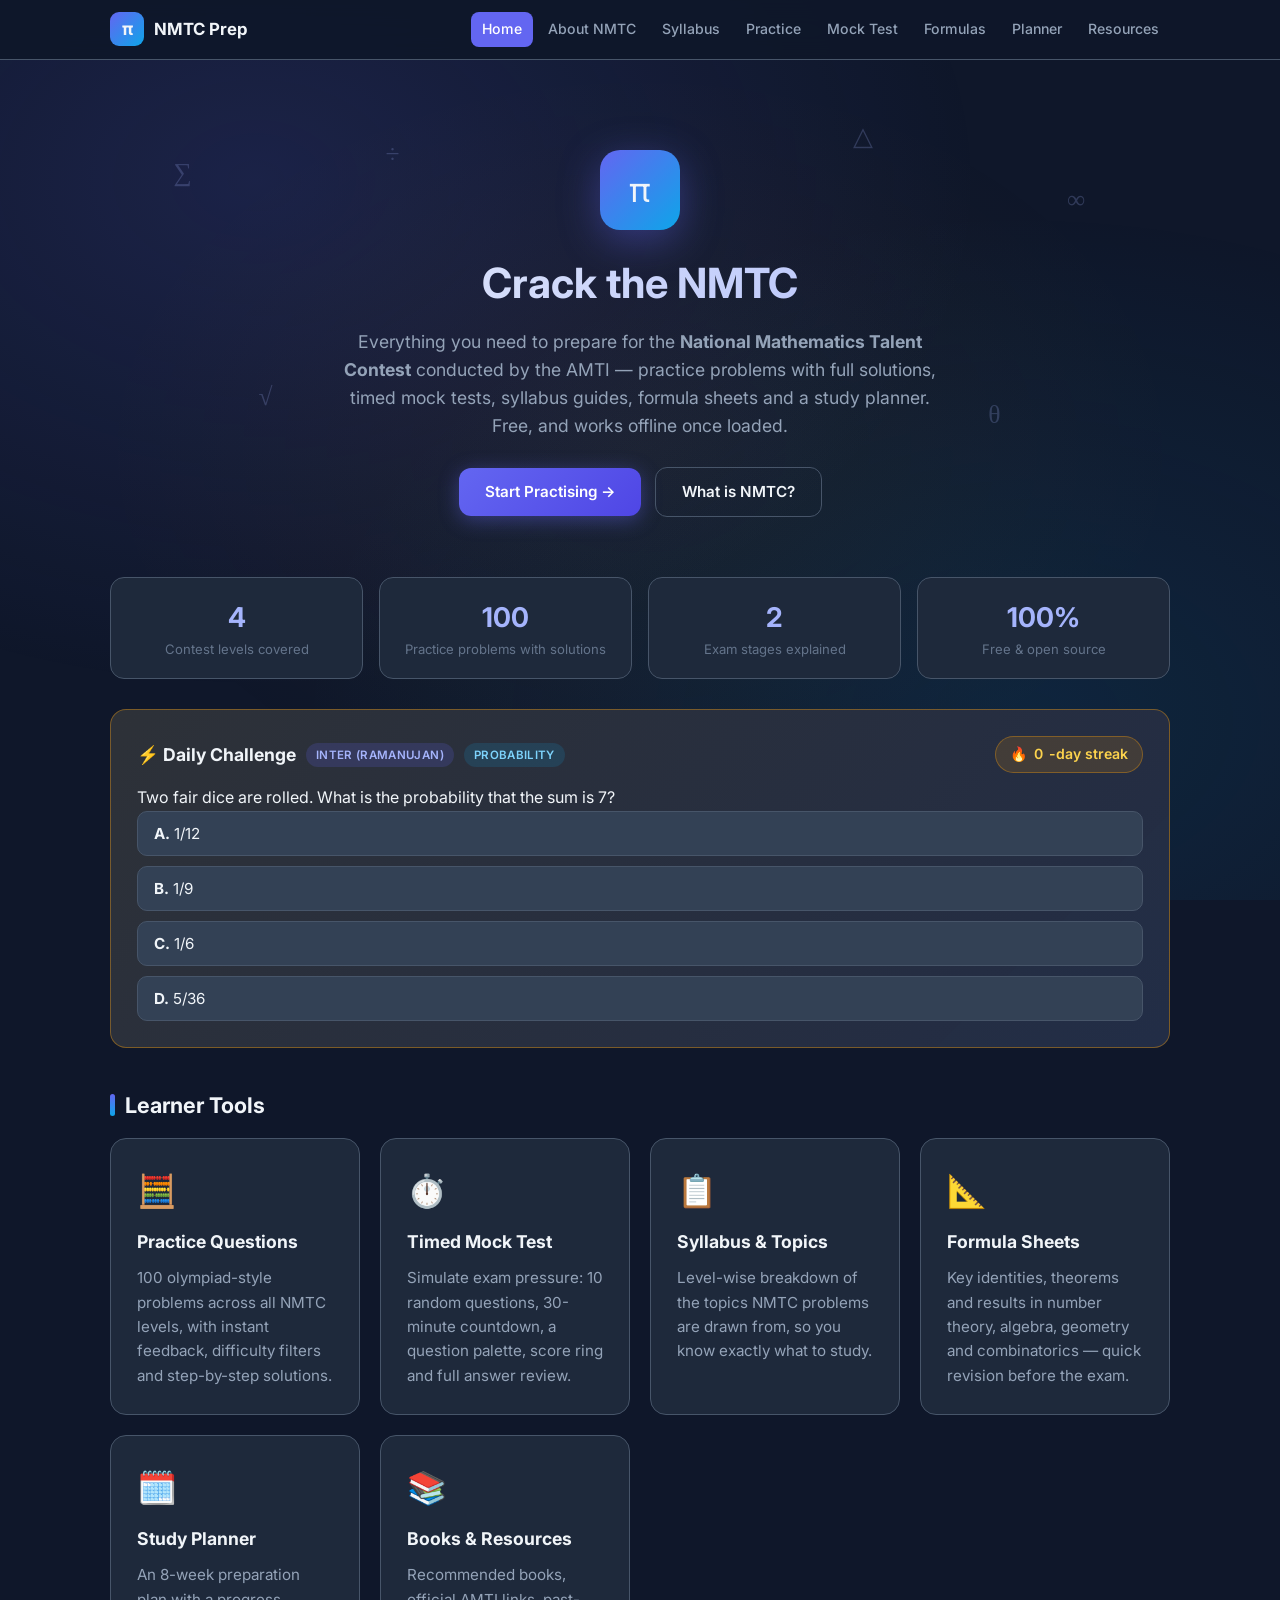
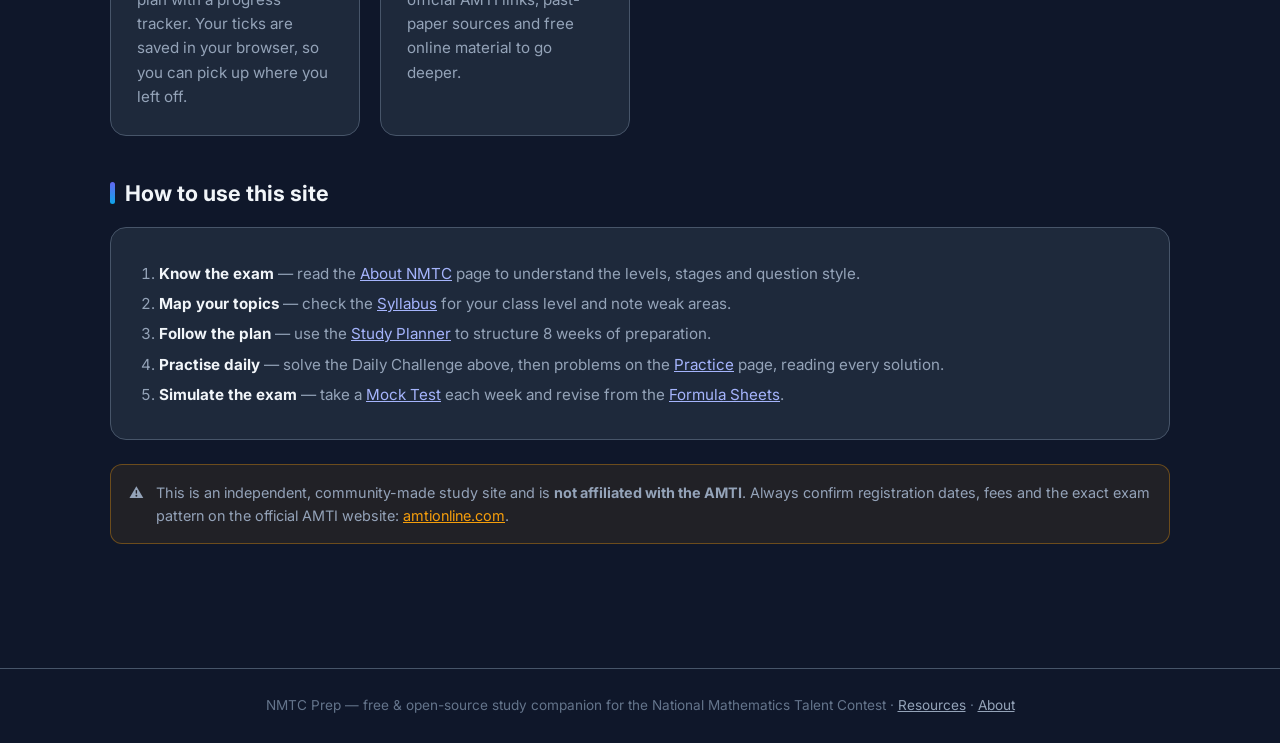
<file: index.html>
<!DOCTYPE html>
<html lang="en">

<head>
    <meta charset="UTF-8">
    <meta name="viewport" content="width=device-width, initial-scale=1.0">
    <title>NMTC Prep — National Mathematics Talent Contest Preparation</title>
    <meta name="description"
        content="Free tools and resources to prepare for the NMTC (National Mathematics Talent Contest) by AMTI — 100 practice questions, mock tests, syllabus, formula sheets and a study planner.">
    <link href="https://fonts.googleapis.com/css2?family=Inter:wght@300;400;500;600;700&display=swap" rel="stylesheet">
    <link rel="stylesheet" href="css/style.css">
    <link rel="icon" href="data:image/svg+xml,<svg xmlns=%27http://www.w3.org/2000/svg%27 viewBox=%270 0 100 100%27><text y=%27.9em%27 font-size=%2790%27 fill=%27%23a5b4fc%27>π</text></svg>">
</head>

<body>
    <div class="bg-gradient"></div>

    <nav class="navbar">
        <div class="nav-inner">
            <a class="nav-brand" href="index.html"><span class="brand-badge">π</span> NMTC Prep</a>
            <div class="nav-links">
                <a href="index.html" class="active">Home</a>
                <a href="about.html">About NMTC</a>
                <a href="syllabus.html">Syllabus</a>
                <a href="practice.html">Practice</a>
                <a href="mock-test.html">Mock Test</a>
                <a href="formulas.html">Formulas</a>
                <a href="planner.html">Planner</a>
                <a href="resources.html">Resources</a>
            </div>
        </div>
    </nav>

    <div class="container">
        <section class="hero">
            <span class="float-sym" style="left: 6%; top: 12%;">∑</span>
            <span class="float-sym" style="left: 14%; top: 62%; animation-delay: -2s;">√</span>
            <span class="float-sym" style="right: 8%; top: 18%; animation-delay: -4s;">∞</span>
            <span class="float-sym" style="right: 16%; top: 66%; animation-delay: -1s;">θ</span>
            <span class="float-sym" style="left: 26%; top: 8%; animation-delay: -3s;">÷</span>
            <span class="float-sym" style="right: 28%; top: 4%; animation-delay: -5s;">△</span>
            <div class="logo">π</div>
            <h1>Crack the NMTC</h1>
            <p class="tagline">Everything you need to prepare for the <strong>National Mathematics Talent
                    Contest</strong> conducted by the AMTI — practice problems with full solutions, timed mock
                tests, syllabus guides, formula sheets and a study planner. Free, and works offline once loaded.</p>
            <a class="btn btn-primary" href="practice.html">Start Practising →</a>
            <a class="btn btn-outline" href="about.html" style="margin-left: 10px;">What is NMTC?</a>
        </section>

        <div class="stats-strip">
            <div class="stat">
                <div class="num" data-count="4">0</div>
                <div class="lbl">Contest levels covered</div>
            </div>
            <div class="stat">
                <div class="num" data-count="100">0</div>
                <div class="lbl">Practice problems with solutions</div>
            </div>
            <div class="stat">
                <div class="num" data-count="2">0</div>
                <div class="lbl">Exam stages explained</div>
            </div>
            <div class="stat">
                <div class="num" data-count="100" data-suffix="%">0%</div>
                <div class="lbl">Free &amp; open source</div>
            </div>
        </div>

        <div class="card daily-card" id="daily-card">
            <div class="daily-head">
                <h3>⚡ Daily Challenge</h3>
                <span class="badge" id="daily-level"></span>
                <span class="badge topic" id="daily-topic"></span>
                <span class="spacer" style="flex:1"></span>
                <span class="streak-chip" id="daily-streak" title="Days in a row you solved the daily challenge">🔥
                    <span id="daily-streak-num">0</span>-day streak</span>
            </div>
            <div class="q-text" id="daily-q"></div>
            <div class="options" id="daily-options"></div>
            <div id="daily-done"></div>
        </div>

        <h2 class="section-title">Learner Tools</h2>
        <div class="grid">
            <a class="card tool-card" href="practice.html">
                <span class="tool-icon">🧮</span>
                <h3>Practice Questions</h3>
                <p>100 olympiad-style problems across all NMTC levels, with instant feedback, difficulty
                    filters and step-by-step solutions.</p>
            </a>
            <a class="card tool-card" href="mock-test.html">
                <span class="tool-icon">⏱️</span>
                <h3>Timed Mock Test</h3>
                <p>Simulate exam pressure: 10 random questions, 30-minute countdown, a question palette,
                    score ring and full answer review.</p>
            </a>
            <a class="card tool-card" href="syllabus.html">
                <span class="tool-icon">📋</span>
                <h3>Syllabus &amp; Topics</h3>
                <p>Level-wise breakdown of the topics NMTC problems are drawn from, so you know exactly what
                    to study.</p>
            </a>
            <a class="card tool-card" href="formulas.html">
                <span class="tool-icon">📐</span>
                <h3>Formula Sheets</h3>
                <p>Key identities, theorems and results in number theory, algebra, geometry and combinatorics —
                    quick revision before the exam.</p>
            </a>
            <a class="card tool-card" href="planner.html">
                <span class="tool-icon">🗓️</span>
                <h3>Study Planner</h3>
                <p>An 8-week preparation plan with a progress tracker. Your ticks are saved in your browser, so
                    you can pick up where you left off.</p>
            </a>
            <a class="card tool-card" href="resources.html">
                <span class="tool-icon">📚</span>
                <h3>Books &amp; Resources</h3>
                <p>Recommended books, official AMTI links, past-paper sources and free online material to go
                    deeper.</p>
            </a>
        </div>

        <h2 class="section-title">How to use this site</h2>
        <div class="card">
            <ol>
                <li><strong>Know the exam</strong> — read the <a href="about.html">About NMTC</a> page to
                    understand the levels, stages and question style.</li>
                <li><strong>Map your topics</strong> — check the <a href="syllabus.html">Syllabus</a> for your
                    class level and note weak areas.</li>
                <li><strong>Follow the plan</strong> — use the <a href="planner.html">Study Planner</a> to
                    structure 8 weeks of preparation.</li>
                <li><strong>Practise daily</strong> — solve the Daily Challenge above, then problems on the
                    <a href="practice.html">Practice</a> page, reading every solution.</li>
                <li><strong>Simulate the exam</strong> — take a <a href="mock-test.html">Mock Test</a> each week
                    and revise from the <a href="formulas.html">Formula Sheets</a>.</li>
            </ol>
        </div>

        <div class="callout">
            <span class="icon">⚠️</span>
            <span>This is an independent, community-made study site and is <strong>not affiliated with the
                    AMTI</strong>. Always confirm registration dates, fees and the exact exam pattern on the
                official AMTI website: <a href="https://www.amtionline.com" target="_blank"
                    rel="noopener">amtionline.com</a>.</span>
        </div>
    </div>

    <footer class="site-footer">
        NMTC Prep — free &amp; open-source study companion for the National Mathematics Talent Contest ·
        <a href="resources.html">Resources</a> · <a href="about.html">About</a>
    </footer>

    <script src="js/questions.js"></script>
    <script src="js/ui.js"></script>
    <script>
        (function () {
            /* Daily challenge: one question per calendar day, same for everyone,
               with a localStorage day-streak. */
            const KEY = 'nmtc-daily-v1';
            let saved = {};
            try { saved = JSON.parse(localStorage.getItem(KEY)) || {}; } catch (e) { saved = {}; }

            const today = new Date();
            const dayStamp = today.getFullYear() + '-' +
                String(today.getMonth() + 1).padStart(2, '0') + '-' +
                String(today.getDate()).padStart(2, '0');
            const dayNumber = Math.floor(today.getTime() / 86400000);
            const q = QUESTIONS[dayNumber % QUESTIONS.length];

            document.getElementById('daily-level').textContent = LEVELS[q.level].name;
            document.getElementById('daily-topic').textContent = q.topic;
            document.getElementById('daily-q').innerHTML = q.q;

            function renderStreak() {
                document.getElementById('daily-streak-num').textContent = saved.streak || 0;
            }
            renderStreak();

            const optWrap = document.getElementById('daily-options');
            const doneEl = document.getElementById('daily-done');
            const card = document.getElementById('daily-card');

            function showSolved(right, chosen) {
                optWrap.querySelectorAll('.option').forEach((b, i) => {
                    b.disabled = true;
                    if (i === q.answer) b.classList.add('correct');
                    else if (i === chosen && !right) b.classList.add('wrong');
                });
                doneEl.innerHTML = '<div class="solution-box"><b>' +
                    (right ? '✓ Solved! Come back tomorrow for the next one.' : '✗ Not quite — tomorrow is a fresh start.') +
                    '</b> ' + q.solution + '</div>';
            }

            q.options.forEach((opt, oi) => {
                const b = document.createElement('button');
                b.className = 'option';
                b.innerHTML = '<strong>' + String.fromCharCode(65 + oi) + '.</strong> ' + opt;
                b.addEventListener('click', () => {
                    const right = oi === q.answer;
                    if (right) {
                        // continue streak only if last solve was yesterday (or first ever)
                        const yesterday = new Date(today.getTime() - 86400000);
                        const yStamp = yesterday.getFullYear() + '-' +
                            String(yesterday.getMonth() + 1).padStart(2, '0') + '-' +
                            String(yesterday.getDate()).padStart(2, '0');
                        saved.streak = (saved.lastSolved === yStamp) ? (saved.streak || 0) + 1 : 1;
                        saved.lastSolved = dayStamp;
                        sparkleBurst(card);
                    }
                    saved.lastTried = dayStamp;
                    saved.lastResult = right;
                    saved.lastChoice = oi;
                    localStorage.setItem(KEY, JSON.stringify(saved));
                    renderStreak();
                    showSolved(right, oi);
                });
                optWrap.appendChild(b);
            });

            // Already attempted today? Show the outcome instead of letting them re-answer.
            if (saved.lastTried === dayStamp) {
                showSolved(saved.lastResult, saved.lastChoice);
            }
        })();
    </script>
</body>

</html>
</file>
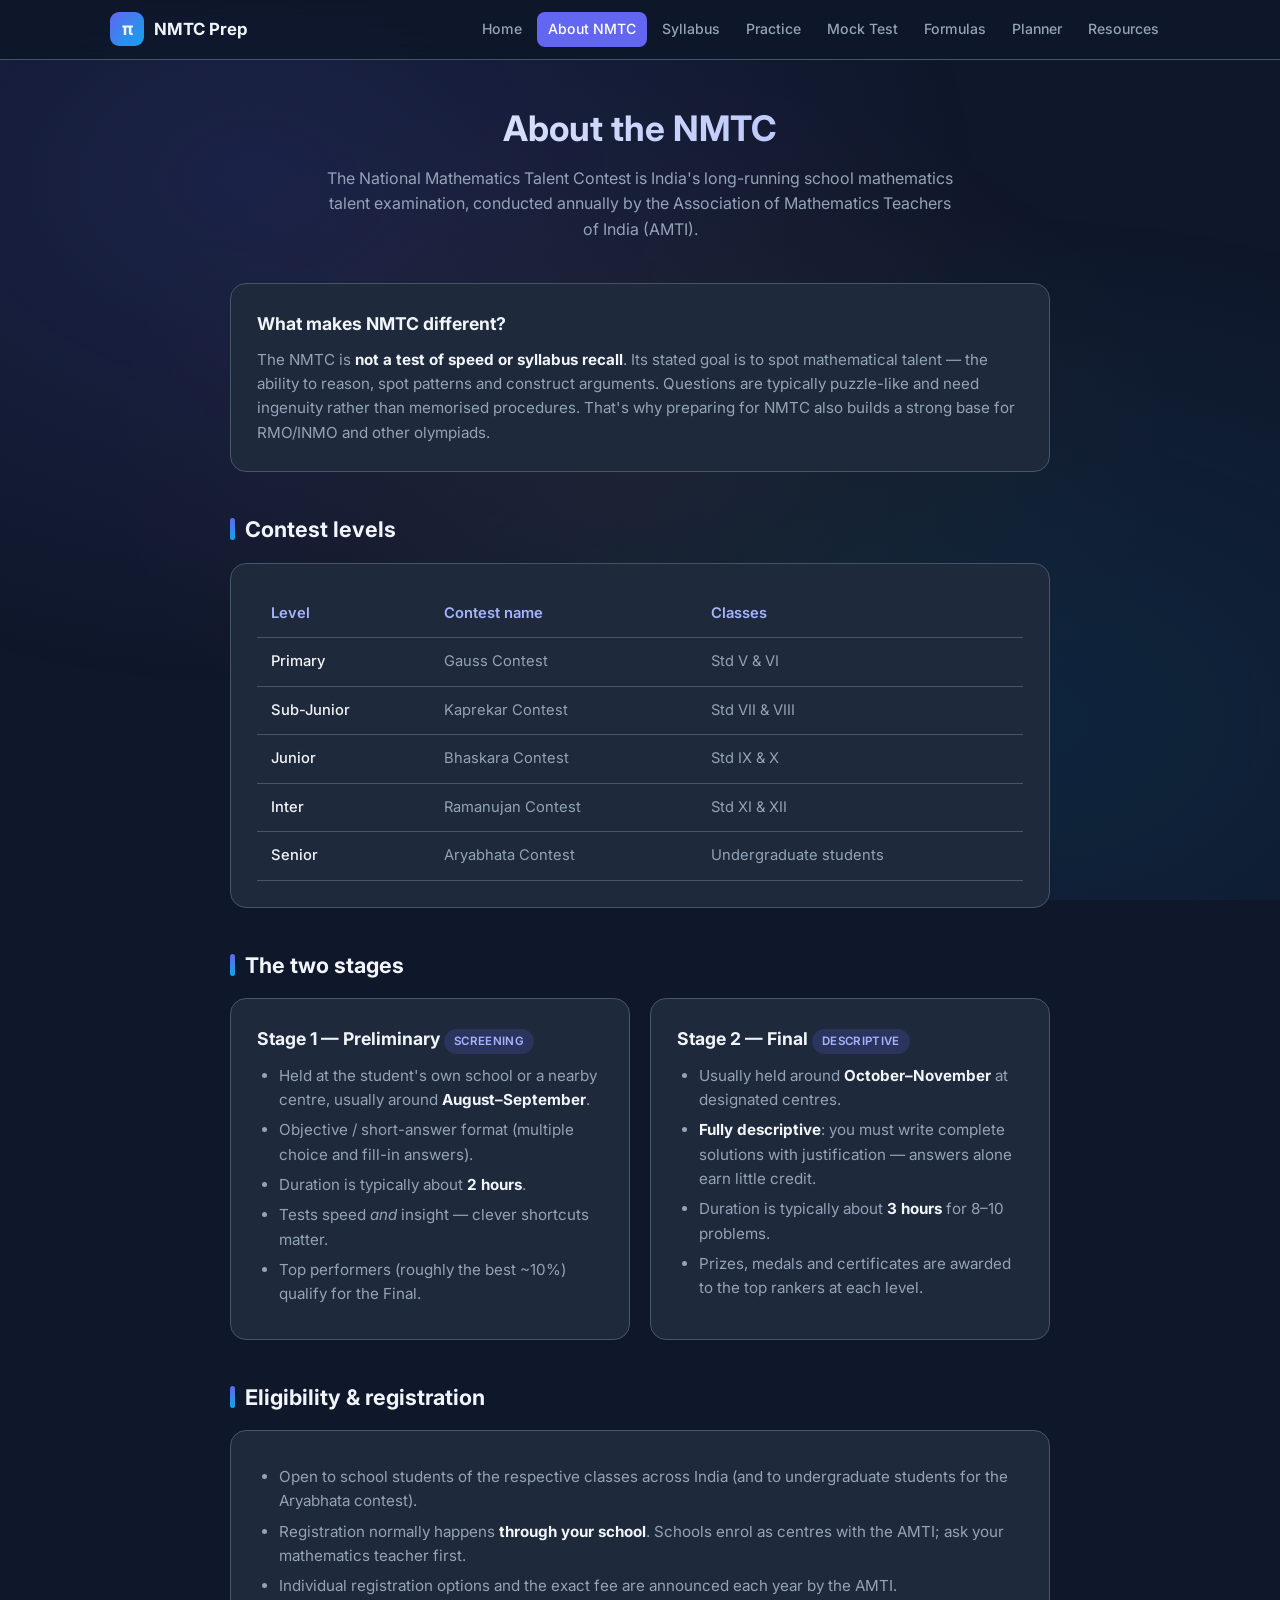
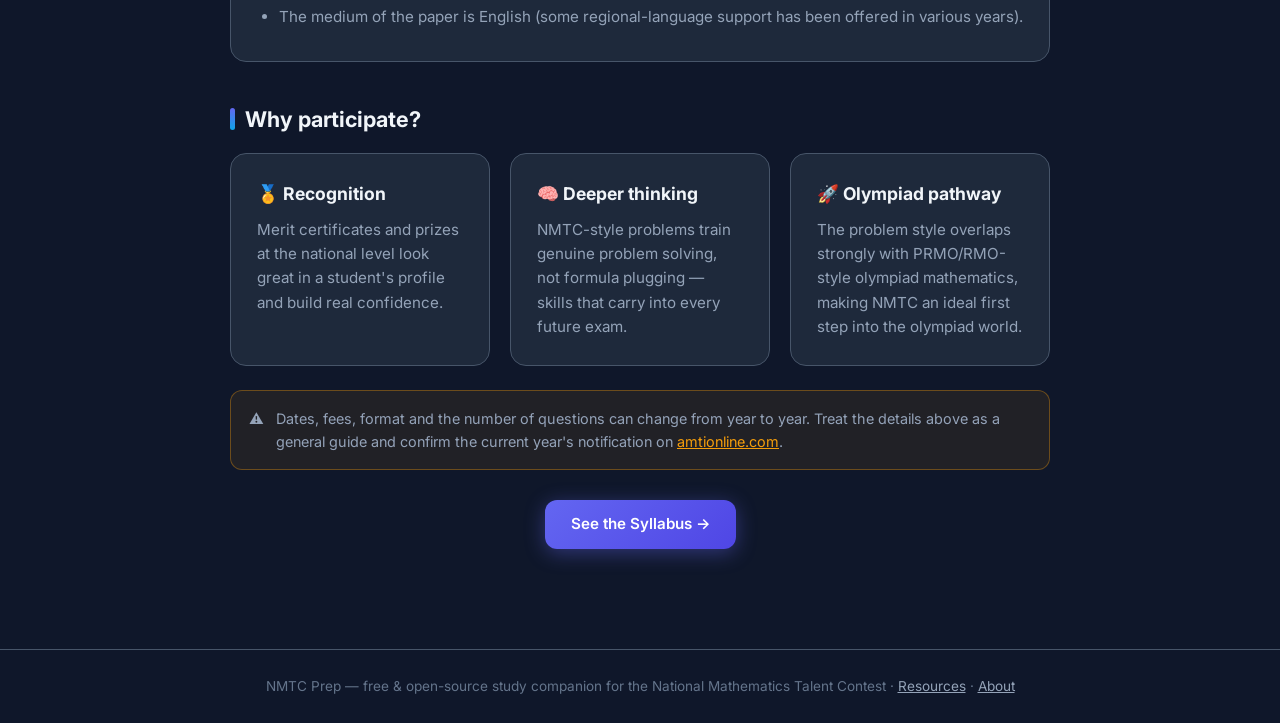
<file: about.html>
<!DOCTYPE html>
<html lang="en">

<head>
    <meta charset="UTF-8">
    <meta name="viewport" content="width=device-width, initial-scale=1.0">
    <title>About NMTC — Levels, Stages &amp; Exam Pattern | NMTC Prep</title>
    <meta name="description"
        content="What the NMTC (National Mathematics Talent Contest) is: contest levels, the two exam stages, eligibility and the style of questions asked.">
    <link href="https://fonts.googleapis.com/css2?family=Inter:wght@300;400;500;600;700&display=swap" rel="stylesheet">
    <link rel="stylesheet" href="css/style.css">
    <link rel="icon" href="data:image/svg+xml,<svg xmlns=%27http://www.w3.org/2000/svg%27 viewBox=%270 0 100 100%27><text y=%27.9em%27 font-size=%2790%27 fill=%27%23a5b4fc%27>π</text></svg>">
</head>

<body>
    <div class="bg-gradient"></div>

    <nav class="navbar">
        <div class="nav-inner">
            <a class="nav-brand" href="index.html"><span class="brand-badge">π</span> NMTC Prep</a>
            <div class="nav-links">
                <a href="index.html">Home</a>
                <a href="about.html" class="active">About NMTC</a>
                <a href="syllabus.html">Syllabus</a>
                <a href="practice.html">Practice</a>
                <a href="mock-test.html">Mock Test</a>
                <a href="formulas.html">Formulas</a>
                <a href="planner.html">Planner</a>
                <a href="resources.html">Resources</a>
            </div>
        </div>
    </nav>

    <div class="container narrow">
        <div class="page-header">
            <h1>About the NMTC</h1>
            <p>The National Mathematics Talent Contest is India's long-running school mathematics talent
                examination, conducted annually by the Association of Mathematics Teachers of India (AMTI).</p>
        </div>

        <div class="card">
            <h3>What makes NMTC different?</h3>
            <p>The NMTC is <strong>not a test of speed or syllabus recall</strong>. Its stated goal is to spot
                mathematical talent — the ability to reason, spot patterns and construct arguments. Questions are
                typically puzzle-like and need ingenuity rather than memorised procedures. That's why preparing
                for NMTC also builds a strong base for RMO/INMO and other olympiads.</p>
        </div>

        <h2 class="section-title">Contest levels</h2>
        <div class="card table-wrap">
            <table class="info-table">
                <thead>
                    <tr>
                        <th>Level</th>
                        <th>Contest name</th>
                        <th>Classes</th>
                    </tr>
                </thead>
                <tbody>
                    <tr>
                        <td>Primary</td>
                        <td>Gauss Contest</td>
                        <td>Std V &amp; VI</td>
                    </tr>
                    <tr>
                        <td>Sub-Junior</td>
                        <td>Kaprekar Contest</td>
                        <td>Std VII &amp; VIII</td>
                    </tr>
                    <tr>
                        <td>Junior</td>
                        <td>Bhaskara Contest</td>
                        <td>Std IX &amp; X</td>
                    </tr>
                    <tr>
                        <td>Inter</td>
                        <td>Ramanujan Contest</td>
                        <td>Std XI &amp; XII</td>
                    </tr>
                    <tr>
                        <td>Senior</td>
                        <td>Aryabhata Contest</td>
                        <td>Undergraduate students</td>
                    </tr>
                </tbody>
            </table>
        </div>

        <h2 class="section-title">The two stages</h2>
        <div class="grid">
            <div class="card">
                <h3>Stage 1 — Preliminary <span class="badge">Screening</span></h3>
                <ul>
                    <li>Held at the student's own school or a nearby centre, usually around
                        <strong>August–September</strong>.</li>
                    <li>Objective / short-answer format (multiple choice and fill-in answers).</li>
                    <li>Duration is typically about <strong>2 hours</strong>.</li>
                    <li>Tests speed <em>and</em> insight — clever shortcuts matter.</li>
                    <li>Top performers (roughly the best ~10%) qualify for the Final.</li>
                </ul>
            </div>
            <div class="card">
                <h3>Stage 2 — Final <span class="badge">Descriptive</span></h3>
                <ul>
                    <li>Usually held around <strong>October–November</strong> at designated centres.</li>
                    <li><strong>Fully descriptive</strong>: you must write complete solutions with justification —
                        answers alone earn little credit.</li>
                    <li>Duration is typically about <strong>3 hours</strong> for 8–10 problems.</li>
                    <li>Prizes, medals and certificates are awarded to the top rankers at each level.</li>
                </ul>
            </div>
        </div>

        <h2 class="section-title">Eligibility &amp; registration</h2>
        <div class="card">
            <ul>
                <li>Open to school students of the respective classes across India (and to undergraduate students
                    for the Aryabhata contest).</li>
                <li>Registration normally happens <strong>through your school</strong>. Schools enrol as centres
                    with the AMTI; ask your mathematics teacher first.</li>
                <li>Individual registration options and the exact fee are announced each year by the AMTI.</li>
                <li>The medium of the paper is English (some regional-language support has been offered in
                    various years).</li>
            </ul>
        </div>

        <h2 class="section-title">Why participate?</h2>
        <div class="grid">
            <div class="card">
                <h3>🏅 Recognition</h3>
                <p>Merit certificates and prizes at the national level look great in a student's profile and
                    build real confidence.</p>
            </div>
            <div class="card">
                <h3>🧠 Deeper thinking</h3>
                <p>NMTC-style problems train genuine problem solving, not formula plugging — skills that carry
                    into every future exam.</p>
            </div>
            <div class="card">
                <h3>🚀 Olympiad pathway</h3>
                <p>The problem style overlaps strongly with PRMO/RMO-style olympiad mathematics, making NMTC an
                    ideal first step into the olympiad world.</p>
            </div>
        </div>

        <div class="callout">
            <span class="icon">⚠️</span>
            <span>Dates, fees, format and the number of questions can change from year to year. Treat the
                details above as a general guide and confirm the current year's notification on
                <a href="https://www.amtionline.com" target="_blank" rel="noopener">amtionline.com</a>.</span>
        </div>

        <div style="text-align:center; margin-top: 30px;">
            <a class="btn btn-primary" href="syllabus.html">See the Syllabus →</a>
        </div>
    </div>

    <footer class="site-footer">
        NMTC Prep — free &amp; open-source study companion for the National Mathematics Talent Contest ·
        <a href="resources.html">Resources</a> · <a href="about.html">About</a>
    </footer>
    <script src="js/ui.js"></script>
</body>

</html>
</file>
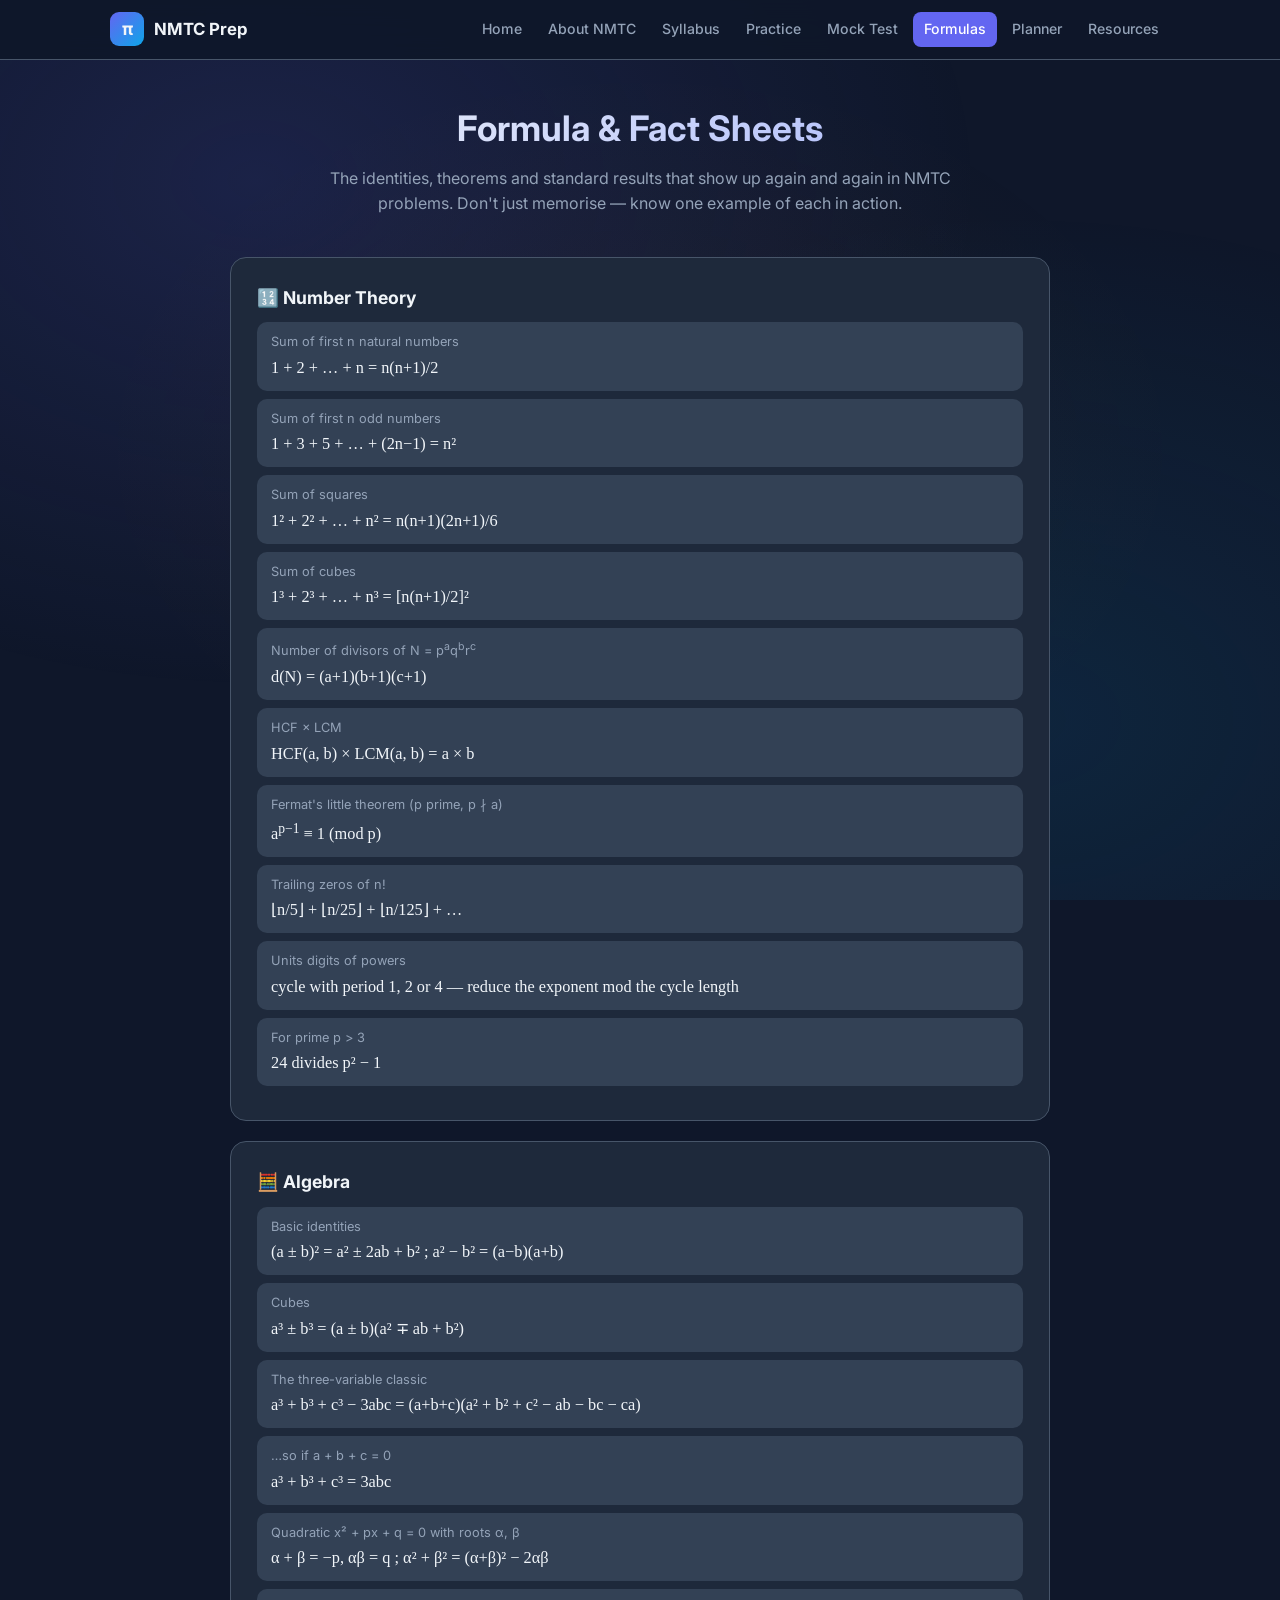
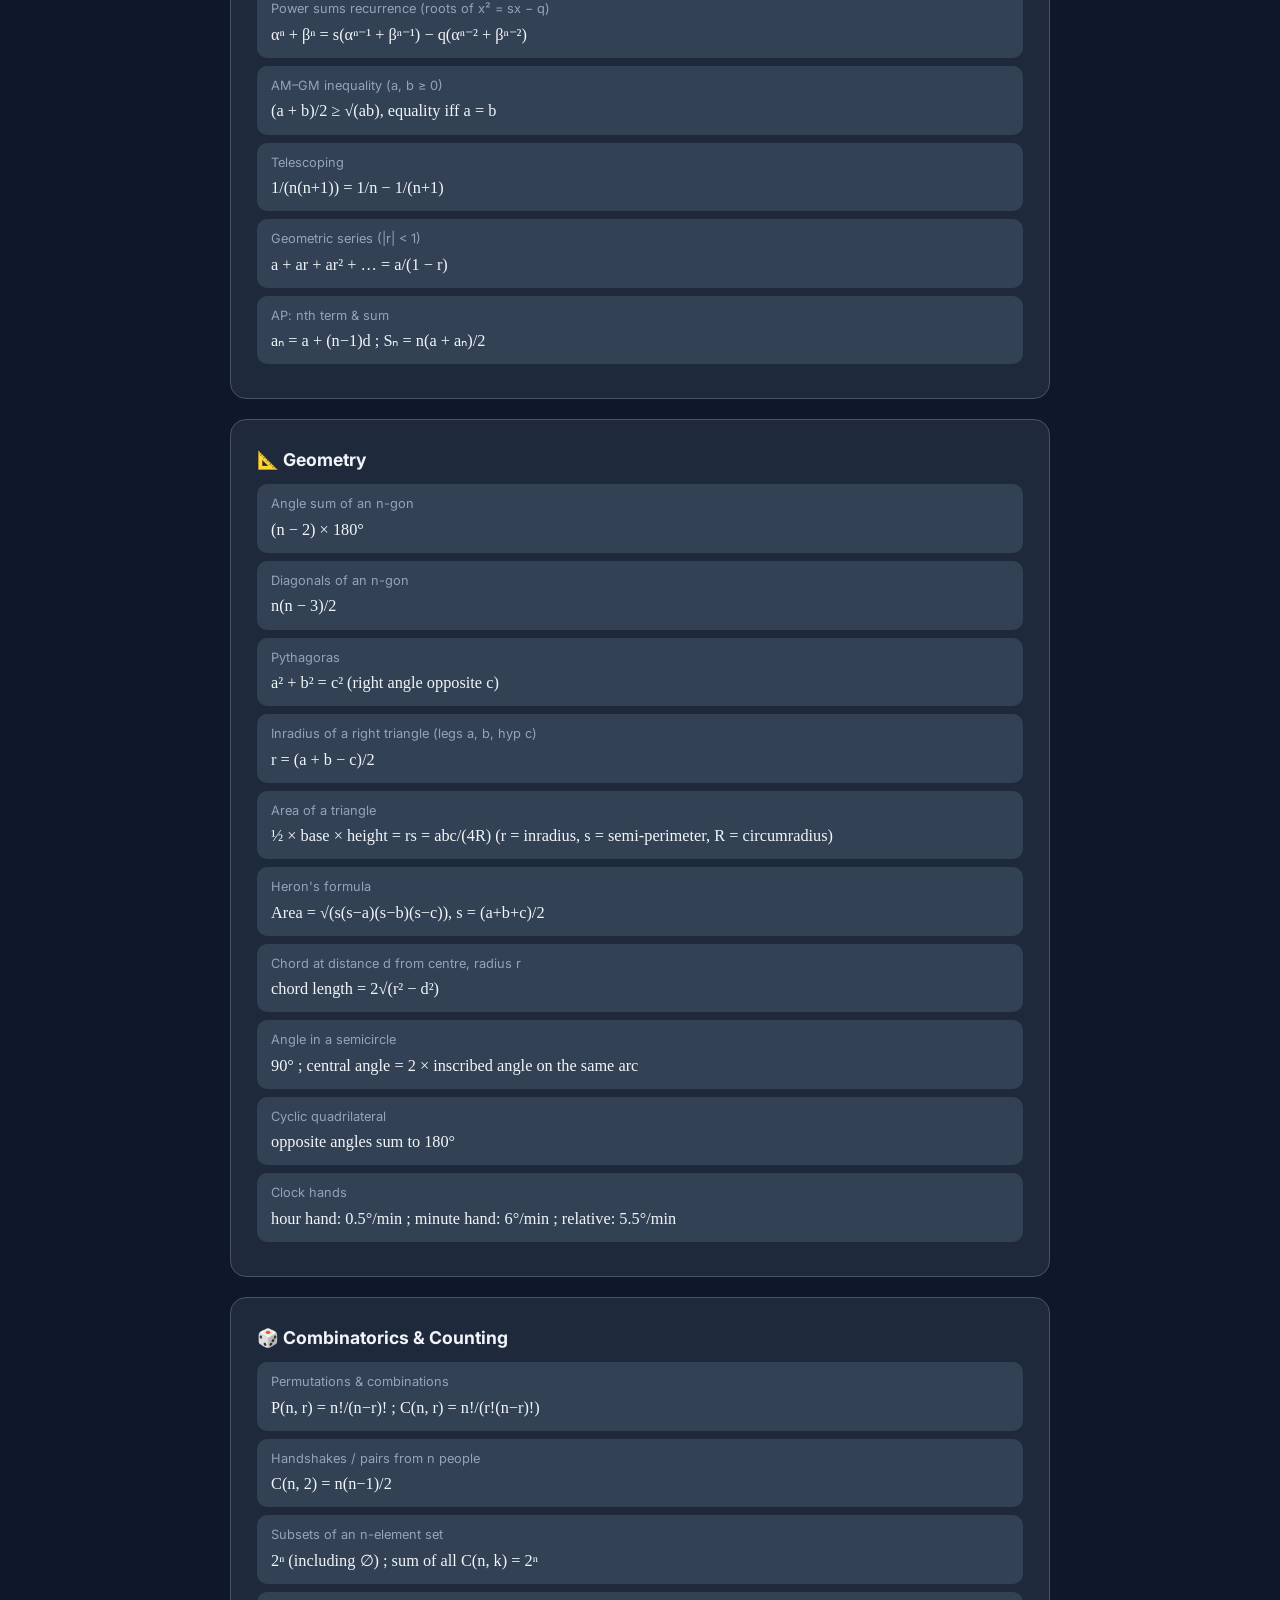
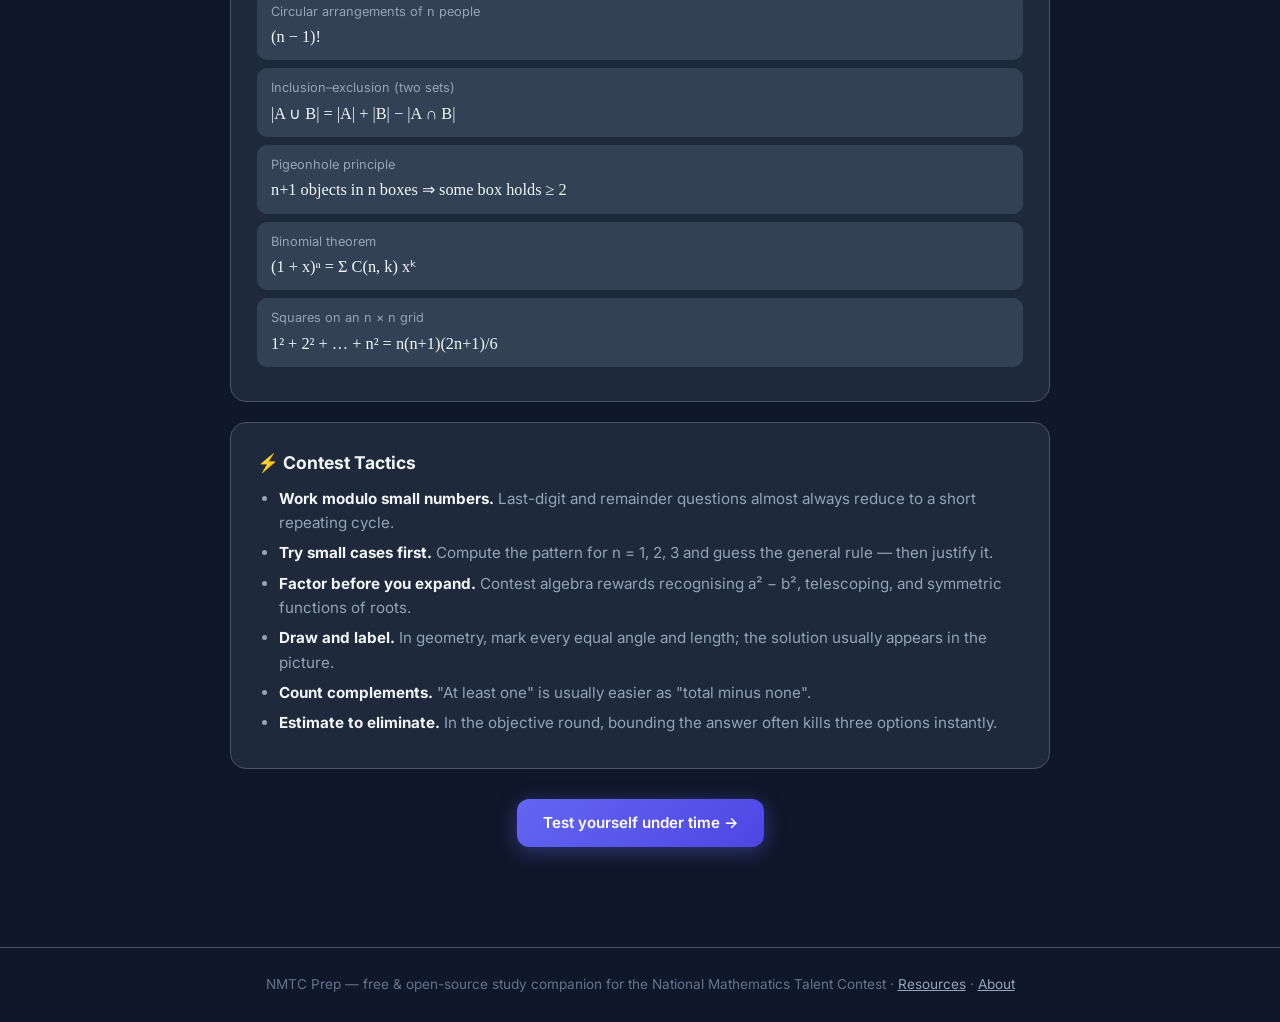
<file: formulas.html>
<!DOCTYPE html>
<html lang="en">

<head>
    <meta charset="UTF-8">
    <meta name="viewport" content="width=device-width, initial-scale=1.0">
    <title>Formula Sheets — NMTC Prep</title>
    <meta name="description"
        content="Quick-revision formula sheets for NMTC preparation: number theory, algebra, geometry, combinatorics and useful contest facts.">
    <link href="https://fonts.googleapis.com/css2?family=Inter:wght@300;400;500;600;700&display=swap" rel="stylesheet">
    <link rel="stylesheet" href="css/style.css">
    <link rel="icon" href="data:image/svg+xml,<svg xmlns=%27http://www.w3.org/2000/svg%27 viewBox=%270 0 100 100%27><text y=%27.9em%27 font-size=%2790%27 fill=%27%23a5b4fc%27>π</text></svg>">
</head>

<body>
    <div class="bg-gradient"></div>

    <nav class="navbar">
        <div class="nav-inner">
            <a class="nav-brand" href="index.html"><span class="brand-badge">π</span> NMTC Prep</a>
            <div class="nav-links">
                <a href="index.html">Home</a>
                <a href="about.html">About NMTC</a>
                <a href="syllabus.html">Syllabus</a>
                <a href="practice.html">Practice</a>
                <a href="mock-test.html">Mock Test</a>
                <a href="formulas.html" class="active">Formulas</a>
                <a href="planner.html">Planner</a>
                <a href="resources.html">Resources</a>
            </div>
        </div>
    </nav>

    <div class="container narrow">
        <div class="page-header">
            <h1>Formula &amp; Fact Sheets</h1>
            <p>The identities, theorems and standard results that show up again and again in NMTC problems.
                Don't just memorise — know one example of each in action.</p>
        </div>

        <div class="card">
            <h3>🔢 Number Theory</h3>
            <ul class="formula-list">
                <li><span class="f-label">Sum of first n natural numbers</span>
                    <span class="formula">1 + 2 + … + n = n(n+1)/2</span></li>
                <li><span class="f-label">Sum of first n odd numbers</span>
                    <span class="formula">1 + 3 + 5 + … + (2n−1) = n²</span></li>
                <li><span class="f-label">Sum of squares</span>
                    <span class="formula">1² + 2² + … + n² = n(n+1)(2n+1)/6</span></li>
                <li><span class="f-label">Sum of cubes</span>
                    <span class="formula">1³ + 2³ + … + n³ = [n(n+1)/2]²</span></li>
                <li><span class="f-label">Number of divisors of N = p<sup>a</sup>q<sup>b</sup>r<sup>c</sup></span>
                    <span class="formula">d(N) = (a+1)(b+1)(c+1)</span></li>
                <li><span class="f-label">HCF × LCM</span>
                    <span class="formula">HCF(a, b) × LCM(a, b) = a × b</span></li>
                <li><span class="f-label">Fermat's little theorem (p prime, p ∤ a)</span>
                    <span class="formula">a<sup>p−1</sup> ≡ 1 (mod p)</span></li>
                <li><span class="f-label">Trailing zeros of n!</span>
                    <span class="formula">⌊n/5⌋ + ⌊n/25⌋ + ⌊n/125⌋ + …</span></li>
                <li><span class="f-label">Units digits of powers</span>
                    <span class="formula">cycle with period 1, 2 or 4 — reduce the exponent mod the cycle length</span></li>
                <li><span class="f-label">For prime p &gt; 3</span>
                    <span class="formula">24 divides p² − 1</span></li>
            </ul>
        </div>

        <div class="card">
            <h3>🧮 Algebra</h3>
            <ul class="formula-list">
                <li><span class="f-label">Basic identities</span>
                    <span class="formula">(a ± b)² = a² ± 2ab + b² ; a² − b² = (a−b)(a+b)</span></li>
                <li><span class="f-label">Cubes</span>
                    <span class="formula">a³ ± b³ = (a ± b)(a² ∓ ab + b²)</span></li>
                <li><span class="f-label">The three-variable classic</span>
                    <span class="formula">a³ + b³ + c³ − 3abc = (a+b+c)(a² + b² + c² − ab − bc − ca)</span></li>
                <li><span class="f-label">…so if a + b + c = 0</span>
                    <span class="formula">a³ + b³ + c³ = 3abc</span></li>
                <li><span class="f-label">Quadratic x² + px + q = 0 with roots α, β</span>
                    <span class="formula">α + β = −p, αβ = q ; α² + β² = (α+β)² − 2αβ</span></li>
                <li><span class="f-label">Power sums recurrence (roots of x² = sx − q)</span>
                    <span class="formula">αⁿ + βⁿ = s(αⁿ⁻¹ + βⁿ⁻¹) − q(αⁿ⁻² + βⁿ⁻²)</span></li>
                <li><span class="f-label">AM–GM inequality (a, b ≥ 0)</span>
                    <span class="formula">(a + b)/2 ≥ √(ab), equality iff a = b</span></li>
                <li><span class="f-label">Telescoping</span>
                    <span class="formula">1/(n(n+1)) = 1/n − 1/(n+1)</span></li>
                <li><span class="f-label">Geometric series (|r| &lt; 1)</span>
                    <span class="formula">a + ar + ar² + … = a/(1 − r)</span></li>
                <li><span class="f-label">AP: nth term &amp; sum</span>
                    <span class="formula">aₙ = a + (n−1)d ; Sₙ = n(a + aₙ)/2</span></li>
            </ul>
        </div>

        <div class="card">
            <h3>📐 Geometry</h3>
            <ul class="formula-list">
                <li><span class="f-label">Angle sum of an n-gon</span>
                    <span class="formula">(n − 2) × 180°</span></li>
                <li><span class="f-label">Diagonals of an n-gon</span>
                    <span class="formula">n(n − 3)/2</span></li>
                <li><span class="f-label">Pythagoras</span>
                    <span class="formula">a² + b² = c² (right angle opposite c)</span></li>
                <li><span class="f-label">Inradius of a right triangle (legs a, b, hyp c)</span>
                    <span class="formula">r = (a + b − c)/2</span></li>
                <li><span class="f-label">Area of a triangle</span>
                    <span class="formula">½ × base × height = rs = abc/(4R) (r = inradius, s = semi-perimeter, R = circumradius)</span></li>
                <li><span class="f-label">Heron's formula</span>
                    <span class="formula">Area = √(s(s−a)(s−b)(s−c)), s = (a+b+c)/2</span></li>
                <li><span class="f-label">Chord at distance d from centre, radius r</span>
                    <span class="formula">chord length = 2√(r² − d²)</span></li>
                <li><span class="f-label">Angle in a semicircle</span>
                    <span class="formula">90° ; central angle = 2 × inscribed angle on the same arc</span></li>
                <li><span class="f-label">Cyclic quadrilateral</span>
                    <span class="formula">opposite angles sum to 180°</span></li>
                <li><span class="f-label">Clock hands</span>
                    <span class="formula">hour hand: 0.5°/min ; minute hand: 6°/min ; relative: 5.5°/min</span></li>
            </ul>
        </div>

        <div class="card">
            <h3>🎲 Combinatorics &amp; Counting</h3>
            <ul class="formula-list">
                <li><span class="f-label">Permutations &amp; combinations</span>
                    <span class="formula">P(n, r) = n!/(n−r)! ; C(n, r) = n!/(r!(n−r)!)</span></li>
                <li><span class="f-label">Handshakes / pairs from n people</span>
                    <span class="formula">C(n, 2) = n(n−1)/2</span></li>
                <li><span class="f-label">Subsets of an n-element set</span>
                    <span class="formula">2ⁿ (including ∅) ; sum of all C(n, k) = 2ⁿ</span></li>
                <li><span class="f-label">Circular arrangements of n people</span>
                    <span class="formula">(n − 1)!</span></li>
                <li><span class="f-label">Inclusion–exclusion (two sets)</span>
                    <span class="formula">|A ∪ B| = |A| + |B| − |A ∩ B|</span></li>
                <li><span class="f-label">Pigeonhole principle</span>
                    <span class="formula">n+1 objects in n boxes ⇒ some box holds ≥ 2</span></li>
                <li><span class="f-label">Binomial theorem</span>
                    <span class="formula">(1 + x)ⁿ = Σ C(n, k) xᵏ</span></li>
                <li><span class="f-label">Squares on an n × n grid</span>
                    <span class="formula">1² + 2² + … + n² = n(n+1)(2n+1)/6</span></li>
            </ul>
        </div>

        <div class="card">
            <h3>⚡ Contest Tactics</h3>
            <ul>
                <li><strong>Work modulo small numbers.</strong> Last-digit and remainder questions almost always
                    reduce to a short repeating cycle.</li>
                <li><strong>Try small cases first.</strong> Compute the pattern for n = 1, 2, 3 and guess the
                    general rule — then justify it.</li>
                <li><strong>Factor before you expand.</strong> Contest algebra rewards recognising a² − b²,
                    telescoping, and symmetric functions of roots.</li>
                <li><strong>Draw and label.</strong> In geometry, mark every equal angle and length; the
                    solution usually appears in the picture.</li>
                <li><strong>Count complements.</strong> "At least one" is usually easier as "total minus none".</li>
                <li><strong>Estimate to eliminate.</strong> In the objective round, bounding the answer often
                    kills three options instantly.</li>
            </ul>
        </div>

        <div style="text-align:center; margin-top: 30px;">
            <a class="btn btn-primary" href="mock-test.html">Test yourself under time →</a>
        </div>
    </div>

    <footer class="site-footer">
        NMTC Prep — free &amp; open-source study companion for the National Mathematics Talent Contest ·
        <a href="resources.html">Resources</a> · <a href="about.html">About</a>
    </footer>
    <script src="js/ui.js"></script>
</body>

</html>
</file>
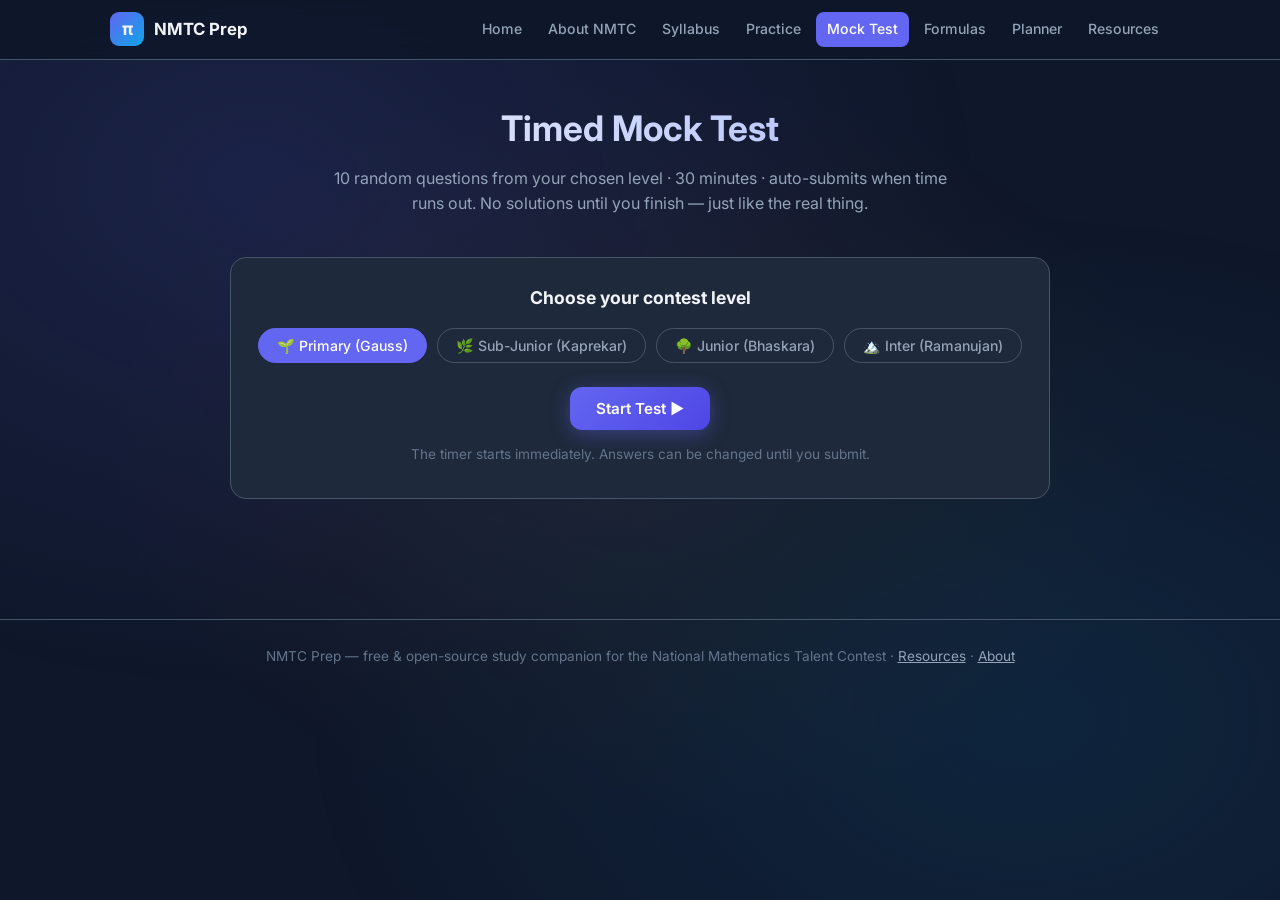
<file: mock-test.html>
<!DOCTYPE html>
<html lang="en">

<head>
    <meta charset="UTF-8">
    <meta name="viewport" content="width=device-width, initial-scale=1.0">
    <title>Timed Mock Test — NMTC Prep</title>
    <meta name="description"
        content="Take a timed NMTC-style mock test: 10 random questions, a 30-minute countdown, a question palette, instant scoring and full answer review.">
    <link href="https://fonts.googleapis.com/css2?family=Inter:wght@300;400;500;600;700&display=swap" rel="stylesheet">
    <link rel="stylesheet" href="css/style.css">
    <link rel="icon" href="data:image/svg+xml,<svg xmlns=%27http://www.w3.org/2000/svg%27 viewBox=%270 0 100 100%27><text y=%27.9em%27 font-size=%2790%27 fill=%27%23a5b4fc%27>π</text></svg>">
</head>

<body>
    <div class="bg-gradient"></div>

    <nav class="navbar">
        <div class="nav-inner">
            <a class="nav-brand" href="index.html"><span class="brand-badge">π</span> NMTC Prep</a>
            <div class="nav-links">
                <a href="index.html">Home</a>
                <a href="about.html">About NMTC</a>
                <a href="syllabus.html">Syllabus</a>
                <a href="practice.html">Practice</a>
                <a href="mock-test.html" class="active">Mock Test</a>
                <a href="formulas.html">Formulas</a>
                <a href="planner.html">Planner</a>
                <a href="resources.html">Resources</a>
            </div>
        </div>
    </nav>

    <div class="container narrow">
        <div class="page-header">
            <h1>Timed Mock Test</h1>
            <p>10 random questions from your chosen level · 30 minutes · auto-submits when time runs out.
                No solutions until you finish — just like the real thing.</p>
        </div>

        <!-- Setup screen -->
        <div id="setup-screen">
            <div class="card" style="text-align:center;">
                <h3>Choose your contest level</h3>
                <div class="pill-row" id="level-pills" style="justify-content:center; margin-top: 16px;"></div>
                <button class="btn btn-primary" id="start-btn">Start Test ▶</button>
                <p style="margin-top: 14px; font-size: 0.85rem; color: var(--text-muted);">
                    The timer starts immediately. Answers can be changed until you submit.</p>
                <p id="best-score-line" style="margin-top: 6px; font-size: 0.85rem; color: var(--accent);"></p>
            </div>
        </div>

        <!-- Test screen -->
        <div id="test-screen" style="display:none;">
            <div class="sticky-bar" style="flex-direction: column; align-items: stretch; gap: 10px;">
                <div style="display:flex; align-items:center; justify-content:space-between; gap:14px; flex-wrap:wrap;">
                    <div class="timer" id="timer">30:00</div>
                    <div style="color: var(--text-secondary); font-size: 0.9rem;">
                        Answered: <strong id="answered-count" style="color: var(--primary-light);">0 / 10</strong>
                    </div>
                    <button class="btn btn-primary btn-sm" id="submit-btn">Submit Test</button>
                </div>
                <div class="palette" id="palette" aria-label="Question navigator"></div>
            </div>
            <div id="test-questions"></div>
        </div>

        <!-- Result screen -->
        <div id="result-screen" style="display:none;">
            <div class="card" style="text-align:center;">
                <h3 id="result-heading">Your Result</h3>
                <div class="ring-wrap">
                    <svg width="150" height="150" viewBox="0 0 150 150" aria-hidden="true">
                        <circle class="ring-track" cx="75" cy="75" r="64"></circle>
                        <circle class="ring-value" id="ring-value" cx="75" cy="75" r="64"></circle>
                    </svg>
                    <div class="ring-center">
                        <span class="big" id="result-score">0/10</span>
                        <span class="small" id="result-pct"></span>
                    </div>
                </div>
                <p id="result-message" style="margin-bottom: 8px;"></p>
                <p style="font-size: 0.85rem; color: var(--text-muted);" id="result-time"></p>
                <p style="font-size: 0.85rem; color: var(--accent);" id="result-best"></p>
                <div style="margin-top: 18px;">
                    <button class="btn btn-primary" id="retry-btn">Take Another Test</button>
                </div>
            </div>
            <h2 class="section-title">Answer review</h2>
            <div id="review-list"></div>
        </div>
    </div>

    <footer class="site-footer">
        NMTC Prep — free &amp; open-source study companion for the National Mathematics Talent Contest ·
        <a href="resources.html">Resources</a> · <a href="about.html">About</a>
    </footer>

    <script src="js/questions.js"></script>
    <script src="js/ui.js"></script>
    <script>
        (function () {
            const NUM_QUESTIONS = 10;
            const DURATION_SECONDS = 30 * 60;
            const BEST_KEY = 'nmtc-mock-best-v1';
            const RING_CIRC = 2 * Math.PI * 64;

            const setupScreen = document.getElementById('setup-screen');
            const testScreen = document.getElementById('test-screen');
            const resultScreen = document.getElementById('result-screen');
            const pillRow = document.getElementById('level-pills');
            const timerEl = document.getElementById('timer');
            const answeredEl = document.getElementById('answered-count');
            const paletteEl = document.getElementById('palette');

            let level = 'primary';
            let testQs = [];
            let answers = [];
            let timerId = null;
            let remaining = DURATION_SECONDS;

            let bestScores = {};
            try { bestScores = JSON.parse(localStorage.getItem(BEST_KEY)) || {}; } catch (e) { bestScores = {}; }

            function showBestLine() {
                const b = bestScores[level];
                document.getElementById('best-score-line').textContent =
                    b !== undefined ? '🏅 Your best at this level: ' + b + ' / ' + NUM_QUESTIONS : '';
            }

            Object.entries(LEVELS).forEach(([key, meta], i) => {
                const btn = document.createElement('button');
                btn.className = 'pill' + (i === 0 ? ' active' : '');
                btn.textContent = meta.icon + ' ' + meta.name;
                btn.dataset.level = key;
                btn.addEventListener('click', () => {
                    level = key;
                    pillRow.querySelectorAll('.pill').forEach(p =>
                        p.classList.toggle('active', p.dataset.level === key));
                    showBestLine();
                });
                pillRow.appendChild(btn);
            });
            showBestLine();

            function shuffle(arr) {
                const a = arr.slice();
                for (let i = a.length - 1; i > 0; i--) {
                    const j = Math.floor(Math.random() * (i + 1));
                    [a[i], a[j]] = [a[j], a[i]];
                }
                return a;
            }

            function fmt(s) {
                const m = Math.floor(s / 60), sec = s % 60;
                return String(m).padStart(2, '0') + ':' + String(sec).padStart(2, '0');
            }

            function startTest() {
                const pool = QUESTIONS.filter(q => q.level === level);
                testQs = shuffle(pool).slice(0, NUM_QUESTIONS);
                answers = new Array(testQs.length).fill(null);
                remaining = DURATION_SECONDS;

                setupScreen.style.display = 'none';
                resultScreen.style.display = 'none';
                testScreen.style.display = '';
                renderTest();
                renderPalette();
                updateAnswered();

                timerEl.classList.remove('warning');
                timerEl.textContent = fmt(remaining);
                timerId = setInterval(() => {
                    remaining--;
                    timerEl.textContent = fmt(remaining);
                    if (remaining <= 120) timerEl.classList.add('warning');
                    if (remaining <= 0) finishTest(true);
                }, 1000);
                window.scrollTo(0, 0);
            }

            function renderPalette() {
                paletteEl.innerHTML = '';
                testQs.forEach((q, i) => {
                    const b = document.createElement('button');
                    b.textContent = i + 1;
                    b.title = 'Go to question ' + (i + 1);
                    b.addEventListener('click', () => {
                        const card = document.querySelector('[data-qcard="' + i + '"]');
                        if (card) card.scrollIntoView({ behavior: 'smooth', block: 'center' });
                    });
                    paletteEl.appendChild(b);
                });
            }

            function renderTest() {
                const wrap = document.getElementById('test-questions');
                wrap.innerHTML = '';
                testQs.forEach((q, idx) => {
                    const card = document.createElement('div');
                    card.className = 'card question-card';
                    card.dataset.qcard = idx;
                    card.innerHTML = '<div class="q-meta"><span class="q-number">Q' + (idx + 1) +
                        '</span><span class="badge topic">' + q.topic + '</span>' +
                        '<span class="badge ' + q.diff + '">' + q.diff + '</span></div>' +
                        '<div class="q-text">' + q.q + '</div>';
                    const optWrap = document.createElement('div');
                    optWrap.className = 'options';
                    q.options.forEach((opt, oi) => {
                        const b = document.createElement('button');
                        b.className = 'option';
                        b.innerHTML = '<strong>' + String.fromCharCode(65 + oi) + '.</strong> ' + opt;
                        b.addEventListener('click', () => {
                            answers[idx] = oi;
                            optWrap.querySelectorAll('.option').forEach((x, xi) =>
                                x.classList.toggle('selected', xi === oi));
                            updateAnswered();
                        });
                        optWrap.appendChild(b);
                    });
                    card.appendChild(optWrap);
                    wrap.appendChild(card);
                });
                revealAll();
            }

            function updateAnswered() {
                const n = answers.filter(a => a !== null).length;
                answeredEl.textContent = n + ' / ' + testQs.length;
                paletteEl.querySelectorAll('button').forEach((b, i) =>
                    b.classList.toggle('answered', answers[i] !== null));
            }

            function finishTest(auto) {
                clearInterval(timerId);
                testScreen.style.display = 'none';
                resultScreen.style.display = '';

                const score = testQs.reduce((s, q, i) => s + (answers[i] === q.answer ? 1 : 0), 0);
                const pct = Math.round(100 * score / testQs.length);

                const prevBest = bestScores[level];
                const isRecord = prevBest === undefined || score > prevBest;
                if (isRecord) {
                    bestScores[level] = score;
                    localStorage.setItem(BEST_KEY, JSON.stringify(bestScores));
                }

                document.getElementById('result-heading').textContent =
                    auto ? "Time's up — auto-submitted" : 'Your Result';
                document.getElementById('result-score').textContent = score + '/' + testQs.length;
                document.getElementById('result-pct').textContent = pct + '%';
                document.getElementById('result-message').textContent =
                    pct >= 80 ? '🏆 Outstanding! You are in great shape for the NMTC.' :
                    pct >= 60 ? '💪 Good work — review the ones you missed and try again.' :
                    pct >= 40 ? '📖 A solid start. Revisit the topics you slipped on, then retake the test.' :
                    '🌱 Keep going — work through the Practice page with solutions, then come back.';
                document.getElementById('result-time').textContent =
                    'Time used: ' + fmt(DURATION_SECONDS - Math.max(remaining, 0)) +
                    ' · Level: ' + LEVELS[level].name;
                document.getElementById('result-best').textContent =
                    isRecord && prevBest !== undefined ? '🎉 New personal best (previous: ' + prevBest + ')!' :
                    isRecord ? '' : '🏅 Personal best at this level: ' + prevBest + ' / ' + testQs.length;

                // Animate the score ring
                const ring = document.getElementById('ring-value');
                ring.style.strokeDasharray = RING_CIRC;
                ring.style.strokeDashoffset = RING_CIRC;
                requestAnimationFrame(() =>
                    requestAnimationFrame(() => {
                        ring.style.strokeDashoffset = RING_CIRC * (1 - pct / 100);
                    }));

                const review = document.getElementById('review-list');
                review.innerHTML = '';
                testQs.forEach((q, idx) => {
                    const mine = answers[idx];
                    const right = mine === q.answer;
                    const card = document.createElement('div');
                    card.className = 'card question-card';
                    card.innerHTML =
                        '<div class="q-meta"><span class="q-number">Q' + (idx + 1) + '</span>' +
                        '<span class="badge topic">' + q.topic + '</span>' +
                        '<span class="badge ' + q.diff + '">' + q.diff + '</span>' +
                        '<span class="badge" style="background:' +
                        (right ? 'rgba(16,185,129,0.18); color:#6ee7b7' :
                            'rgba(239,68,68,0.18); color:#fca5a5') + '">' +
                        (right ? 'Correct' : (mine === null ? 'Skipped' : 'Wrong')) + '</span></div>' +
                        '<div class="q-text">' + q.q + '</div>' +
                        '<p style="font-size:0.9rem;">Your answer: <strong>' +
                        (mine === null ? '—' : String.fromCharCode(65 + mine) + '. ' + q.options[mine]) +
                        '</strong><br>Correct answer: <strong style="color:var(--success);">' +
                        String.fromCharCode(65 + q.answer) + '. ' + q.options[q.answer] + '</strong></p>' +
                        '<div class="solution-box"><b>Solution.</b> ' + q.solution + '</div>';
                    review.appendChild(card);
                });
                revealAll();
                window.scrollTo(0, 0);
            }

            document.getElementById('start-btn').addEventListener('click', startTest);
            document.getElementById('submit-btn').addEventListener('click', () => finishTest(false));
            document.getElementById('retry-btn').addEventListener('click', () => {
                resultScreen.style.display = 'none';
                setupScreen.style.display = '';
                showBestLine();
                window.scrollTo(0, 0);
            });
        })();
    </script>
</body>

</html>
</file>
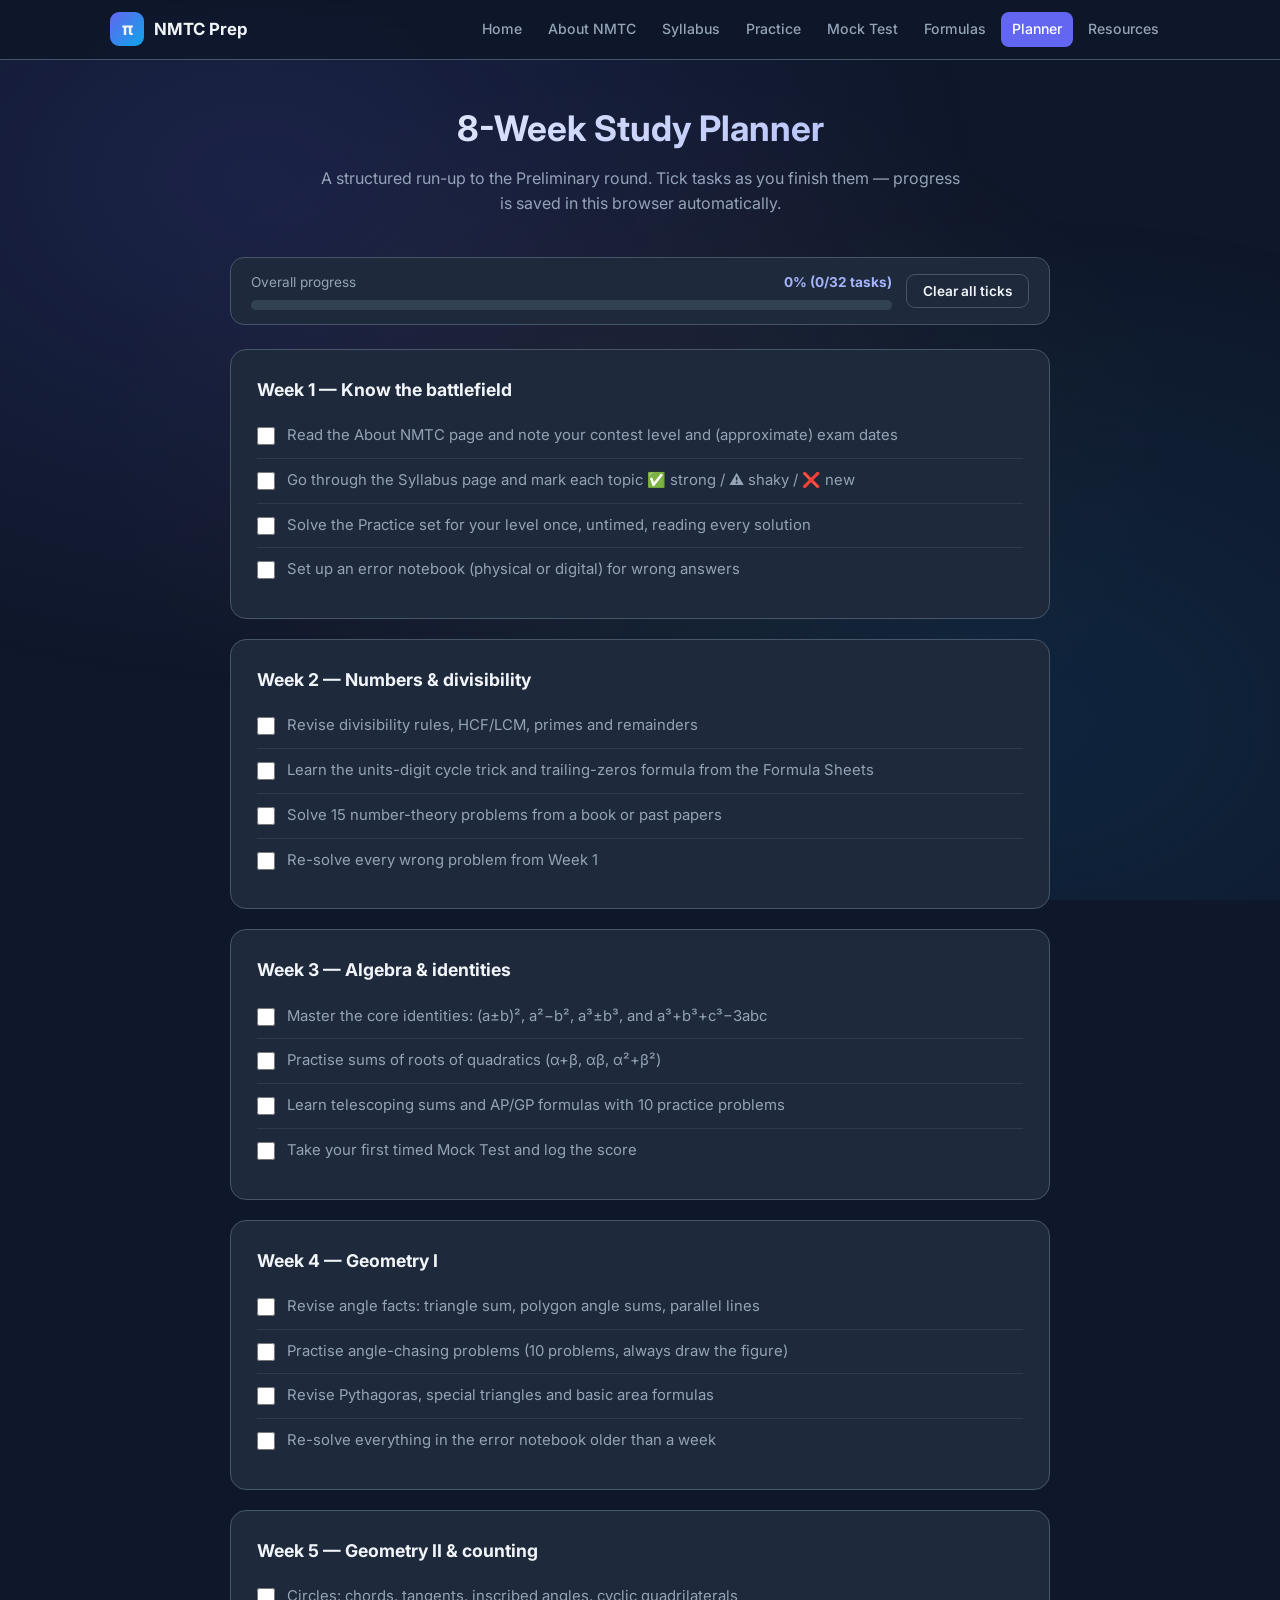
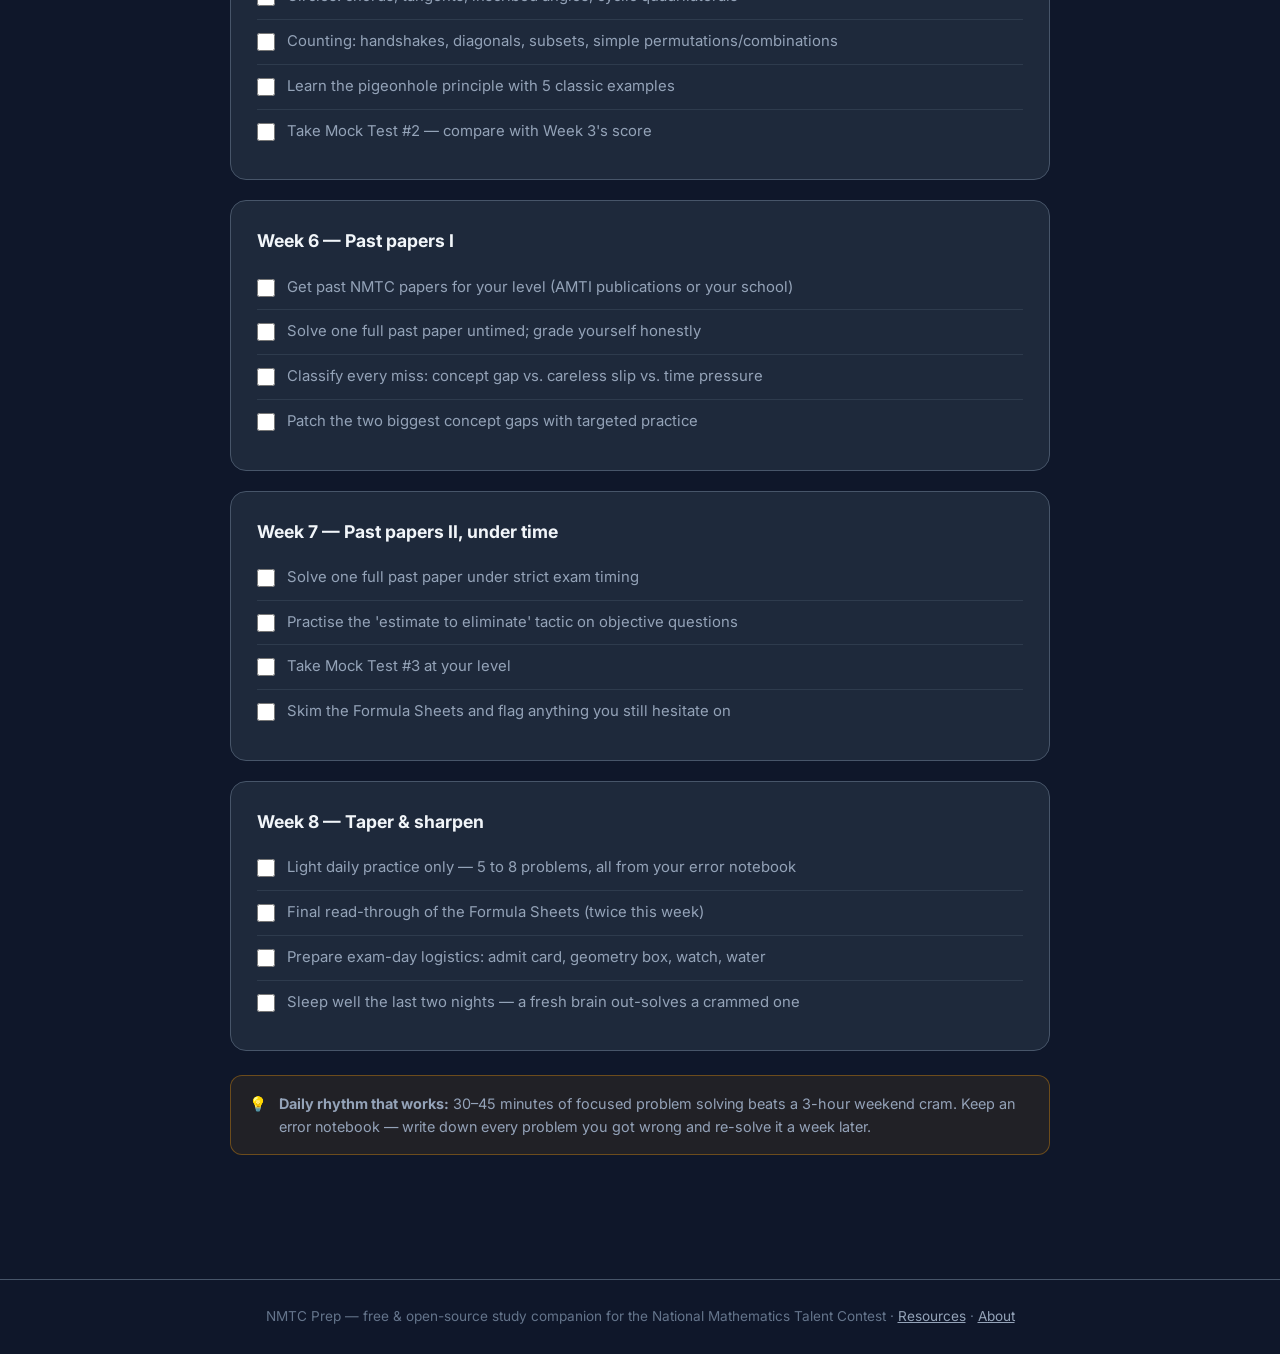
<file: planner.html>
<!DOCTYPE html>
<html lang="en">

<head>
    <meta charset="UTF-8">
    <meta name="viewport" content="width=device-width, initial-scale=1.0">
    <title>Study Planner — NMTC Prep</title>
    <meta name="description"
        content="An 8-week NMTC preparation plan with a progress tracker that saves your ticks in the browser.">
    <link href="https://fonts.googleapis.com/css2?family=Inter:wght@300;400;500;600;700&display=swap" rel="stylesheet">
    <link rel="stylesheet" href="css/style.css">
    <link rel="icon" href="data:image/svg+xml,<svg xmlns=%27http://www.w3.org/2000/svg%27 viewBox=%270 0 100 100%27><text y=%27.9em%27 font-size=%2790%27 fill=%27%23a5b4fc%27>π</text></svg>">
</head>

<body>
    <div class="bg-gradient"></div>

    <nav class="navbar">
        <div class="nav-inner">
            <a class="nav-brand" href="index.html"><span class="brand-badge">π</span> NMTC Prep</a>
            <div class="nav-links">
                <a href="index.html">Home</a>
                <a href="about.html">About NMTC</a>
                <a href="syllabus.html">Syllabus</a>
                <a href="practice.html">Practice</a>
                <a href="mock-test.html">Mock Test</a>
                <a href="formulas.html">Formulas</a>
                <a href="planner.html" class="active">Planner</a>
                <a href="resources.html">Resources</a>
            </div>
        </div>
    </nav>

    <div class="container narrow">
        <div class="page-header">
            <h1>8-Week Study Planner</h1>
            <p>A structured run-up to the Preliminary round. Tick tasks as you finish them — progress is saved
                in this browser automatically.</p>
        </div>

        <div class="sticky-bar">
            <div style="flex: 1; min-width: 220px;">
                <div style="display:flex; justify-content:space-between; font-size:0.85rem; margin-bottom:6px;">
                    <span style="color: var(--text-secondary);">Overall progress</span>
                    <strong id="progress-label" style="color: var(--primary-light);">0%</strong>
                </div>
                <div class="progress-track">
                    <div class="progress-fill" id="progress-fill" style="width: 0%;"></div>
                </div>
            </div>
            <button class="btn btn-outline btn-sm" id="clear-btn">Clear all ticks</button>
        </div>

        <div id="plan"></div>

        <div class="callout">
            <span class="icon">💡</span>
            <span><strong>Daily rhythm that works:</strong> 30–45 minutes of focused problem solving beats a
                3-hour weekend cram. Keep an error notebook — write down every problem you got wrong and re-solve
                it a week later.</span>
        </div>
    </div>

    <footer class="site-footer">
        NMTC Prep — free &amp; open-source study companion for the National Mathematics Talent Contest ·
        <a href="resources.html">Resources</a> · <a href="about.html">About</a>
    </footer>

    <script>
        (function () {
            const PLAN = [
                {
                    week: "Week 1 — Know the battlefield",
                    tasks: [
                        "Read the About NMTC page and note your contest level and (approximate) exam dates",
                        "Go through the Syllabus page and mark each topic ✅ strong / ⚠️ shaky / ❌ new",
                        "Solve the Practice set for your level once, untimed, reading every solution",
                        "Set up an error notebook (physical or digital) for wrong answers"
                    ]
                },
                {
                    week: "Week 2 — Numbers & divisibility",
                    tasks: [
                        "Revise divisibility rules, HCF/LCM, primes and remainders",
                        "Learn the units-digit cycle trick and trailing-zeros formula from the Formula Sheets",
                        "Solve 15 number-theory problems from a book or past papers",
                        "Re-solve every wrong problem from Week 1"
                    ]
                },
                {
                    week: "Week 3 — Algebra & identities",
                    tasks: [
                        "Master the core identities: (a±b)², a²−b², a³±b³, and a³+b³+c³−3abc",
                        "Practise sums of roots of quadratics (α+β, αβ, α²+β²)",
                        "Learn telescoping sums and AP/GP formulas with 10 practice problems",
                        "Take your first timed Mock Test and log the score"
                    ]
                },
                {
                    week: "Week 4 — Geometry I",
                    tasks: [
                        "Revise angle facts: triangle sum, polygon angle sums, parallel lines",
                        "Practise angle-chasing problems (10 problems, always draw the figure)",
                        "Revise Pythagoras, special triangles and basic area formulas",
                        "Re-solve everything in the error notebook older than a week"
                    ]
                },
                {
                    week: "Week 5 — Geometry II & counting",
                    tasks: [
                        "Circles: chords, tangents, inscribed angles, cyclic quadrilaterals",
                        "Counting: handshakes, diagonals, subsets, simple permutations/combinations",
                        "Learn the pigeonhole principle with 5 classic examples",
                        "Take Mock Test #2 — compare with Week 3's score"
                    ]
                },
                {
                    week: "Week 6 — Past papers I",
                    tasks: [
                        "Get past NMTC papers for your level (AMTI publications or your school)",
                        "Solve one full past paper untimed; grade yourself honestly",
                        "Classify every miss: concept gap vs. careless slip vs. time pressure",
                        "Patch the two biggest concept gaps with targeted practice"
                    ]
                },
                {
                    week: "Week 7 — Past papers II, under time",
                    tasks: [
                        "Solve one full past paper under strict exam timing",
                        "Practise the 'estimate to eliminate' tactic on objective questions",
                        "Take Mock Test #3 at your level",
                        "Skim the Formula Sheets and flag anything you still hesitate on"
                    ]
                },
                {
                    week: "Week 8 — Taper & sharpen",
                    tasks: [
                        "Light daily practice only — 5 to 8 problems, all from your error notebook",
                        "Final read-through of the Formula Sheets (twice this week)",
                        "Prepare exam-day logistics: admit card, geometry box, watch, water",
                        "Sleep well the last two nights — a fresh brain out-solves a crammed one"
                    ]
                }
            ];

            const STORAGE_KEY = 'nmtc-planner-v1';
            let state = {};
            try { state = JSON.parse(localStorage.getItem(STORAGE_KEY)) || {}; } catch (e) { state = {}; }

            const planEl = document.getElementById('plan');
            const fill = document.getElementById('progress-fill');
            const label = document.getElementById('progress-label');
            let total = 0;

            PLAN.forEach((wk, wi) => {
                const card = document.createElement('div');
                card.className = 'card';
                const h = document.createElement('h3');
                h.textContent = wk.week;
                card.appendChild(h);

                wk.tasks.forEach((task, ti) => {
                    total++;
                    const id = 'w' + wi + 't' + ti;
                    const row = document.createElement('div');
                    row.className = 'task-row';

                    const cb = document.createElement('input');
                    cb.type = 'checkbox';
                    cb.id = id;
                    cb.checked = !!state[id];
                    cb.addEventListener('change', () => {
                        state[id] = cb.checked;
                        if (!cb.checked) delete state[id];
                        localStorage.setItem(STORAGE_KEY, JSON.stringify(state));
                        updateProgress();
                    });

                    const lb = document.createElement('label');
                    lb.htmlFor = id;
                    lb.textContent = task;

                    row.appendChild(cb);
                    row.appendChild(lb);
                    card.appendChild(row);
                });
                planEl.appendChild(card);
            });

            function updateProgress() {
                const done = Object.keys(state).length;
                const pct = total ? Math.round(100 * done / total) : 0;
                fill.style.width = pct + '%';
                label.textContent = pct + '% (' + done + '/' + total + ' tasks)';
            }

            document.getElementById('clear-btn').addEventListener('click', () => {
                if (!confirm('Clear all your planner ticks?')) return;
                state = {};
                localStorage.removeItem(STORAGE_KEY);
                planEl.querySelectorAll('input[type=checkbox]').forEach(cb => cb.checked = false);
                updateProgress();
            });

            updateProgress();
        })();
    </script>
    <script src="js/ui.js"></script>
</body>

</html>
</file>
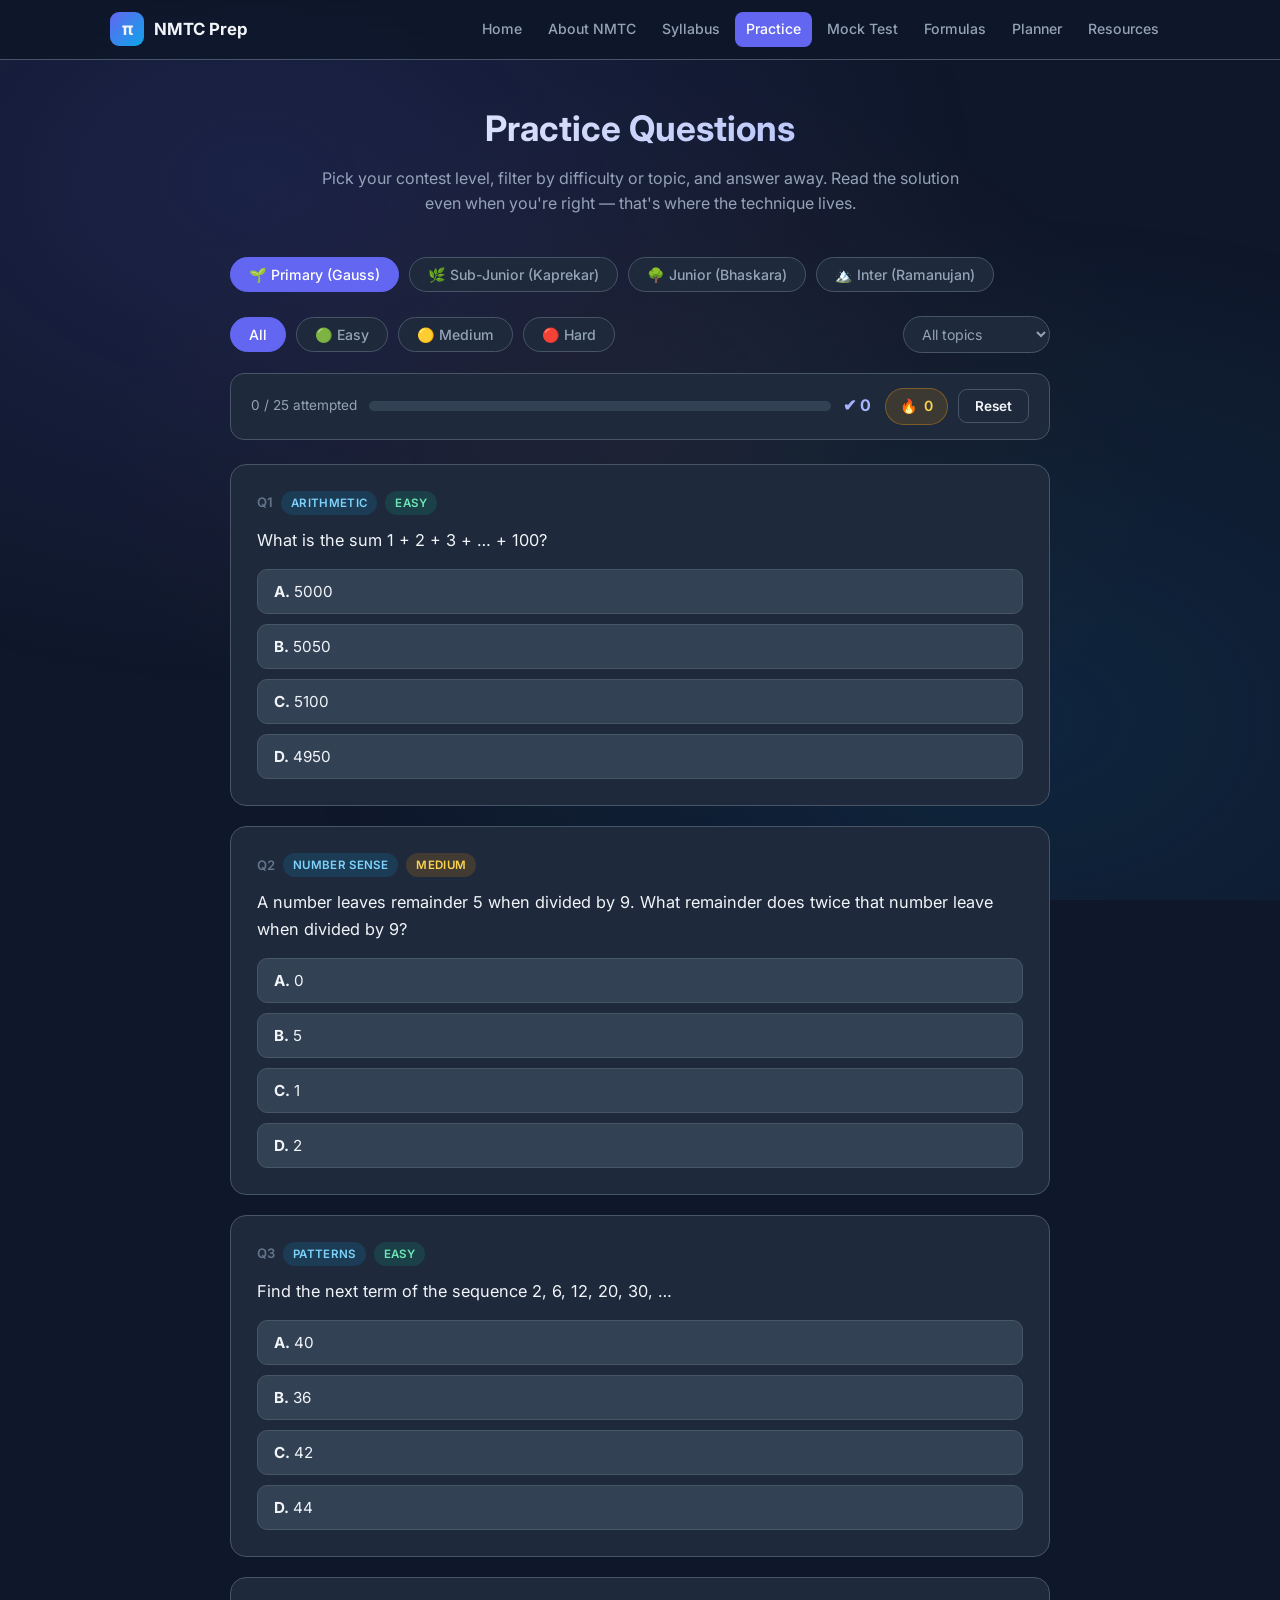
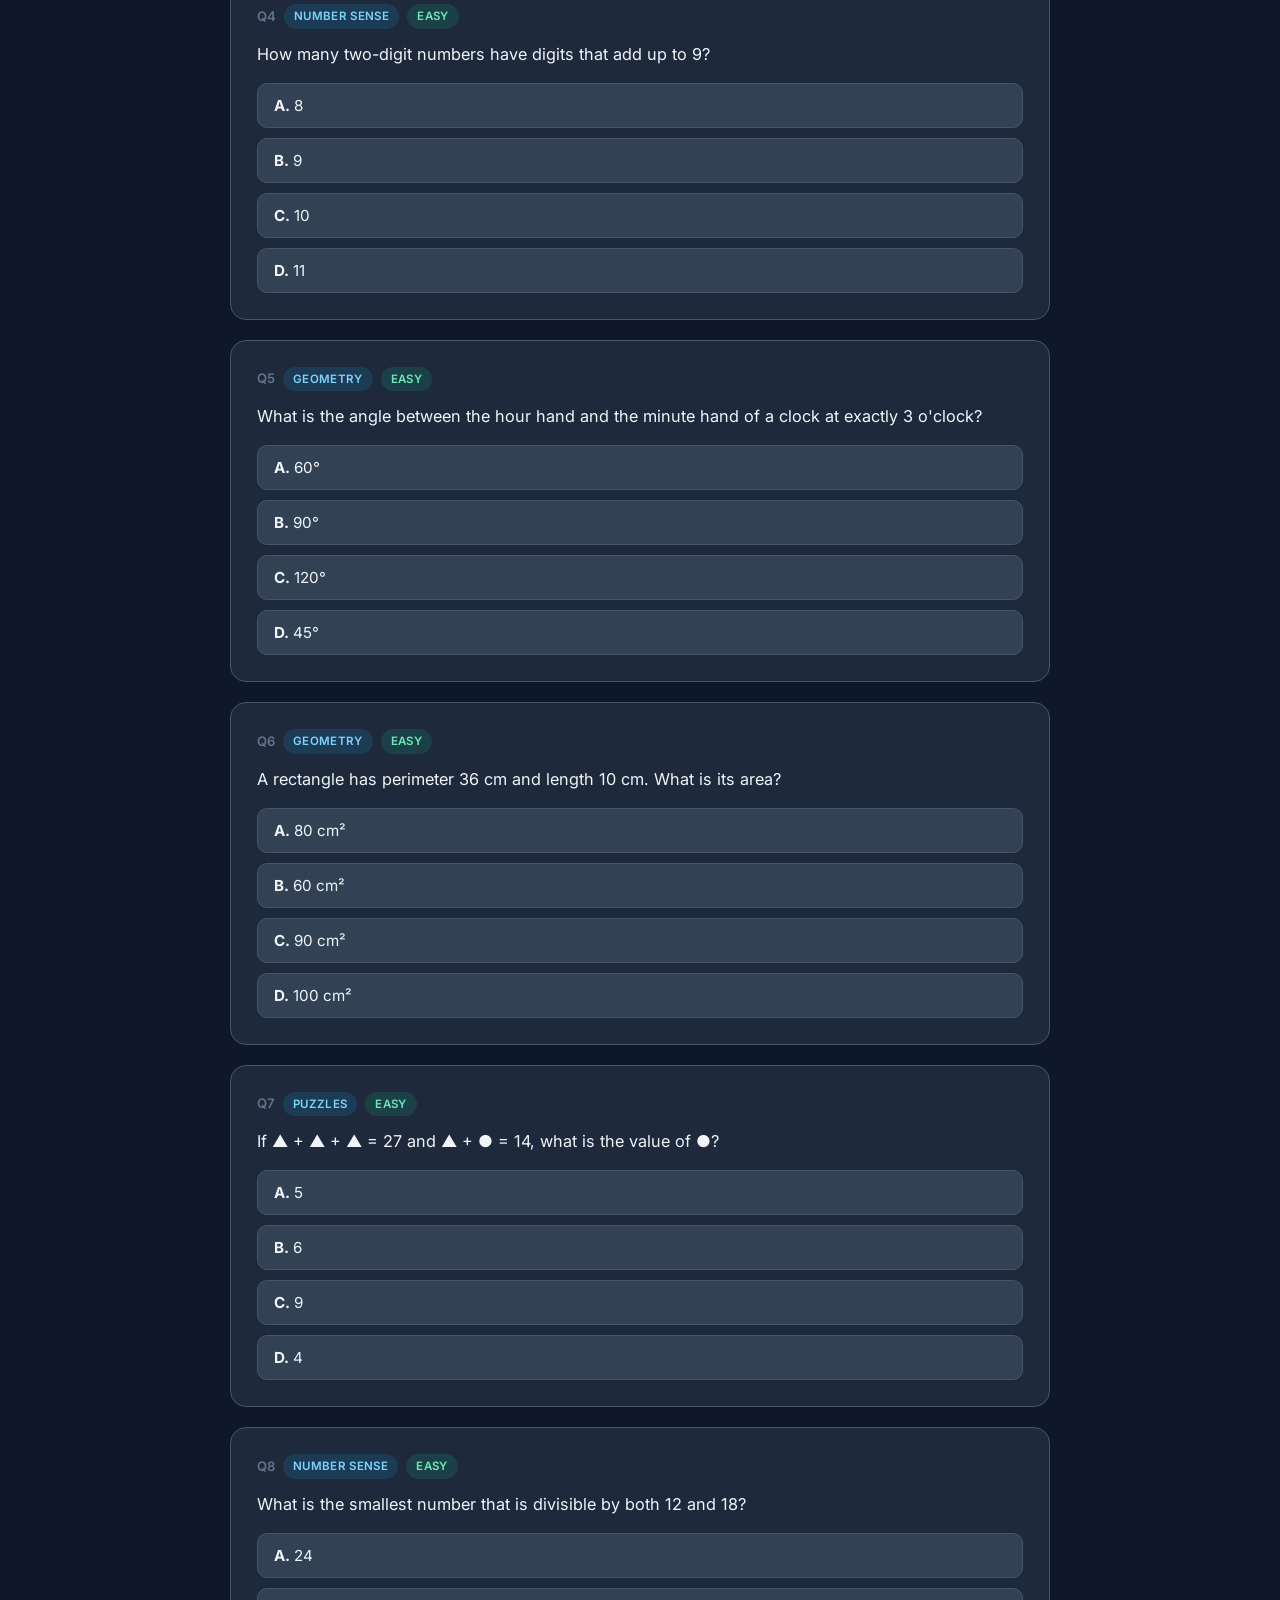
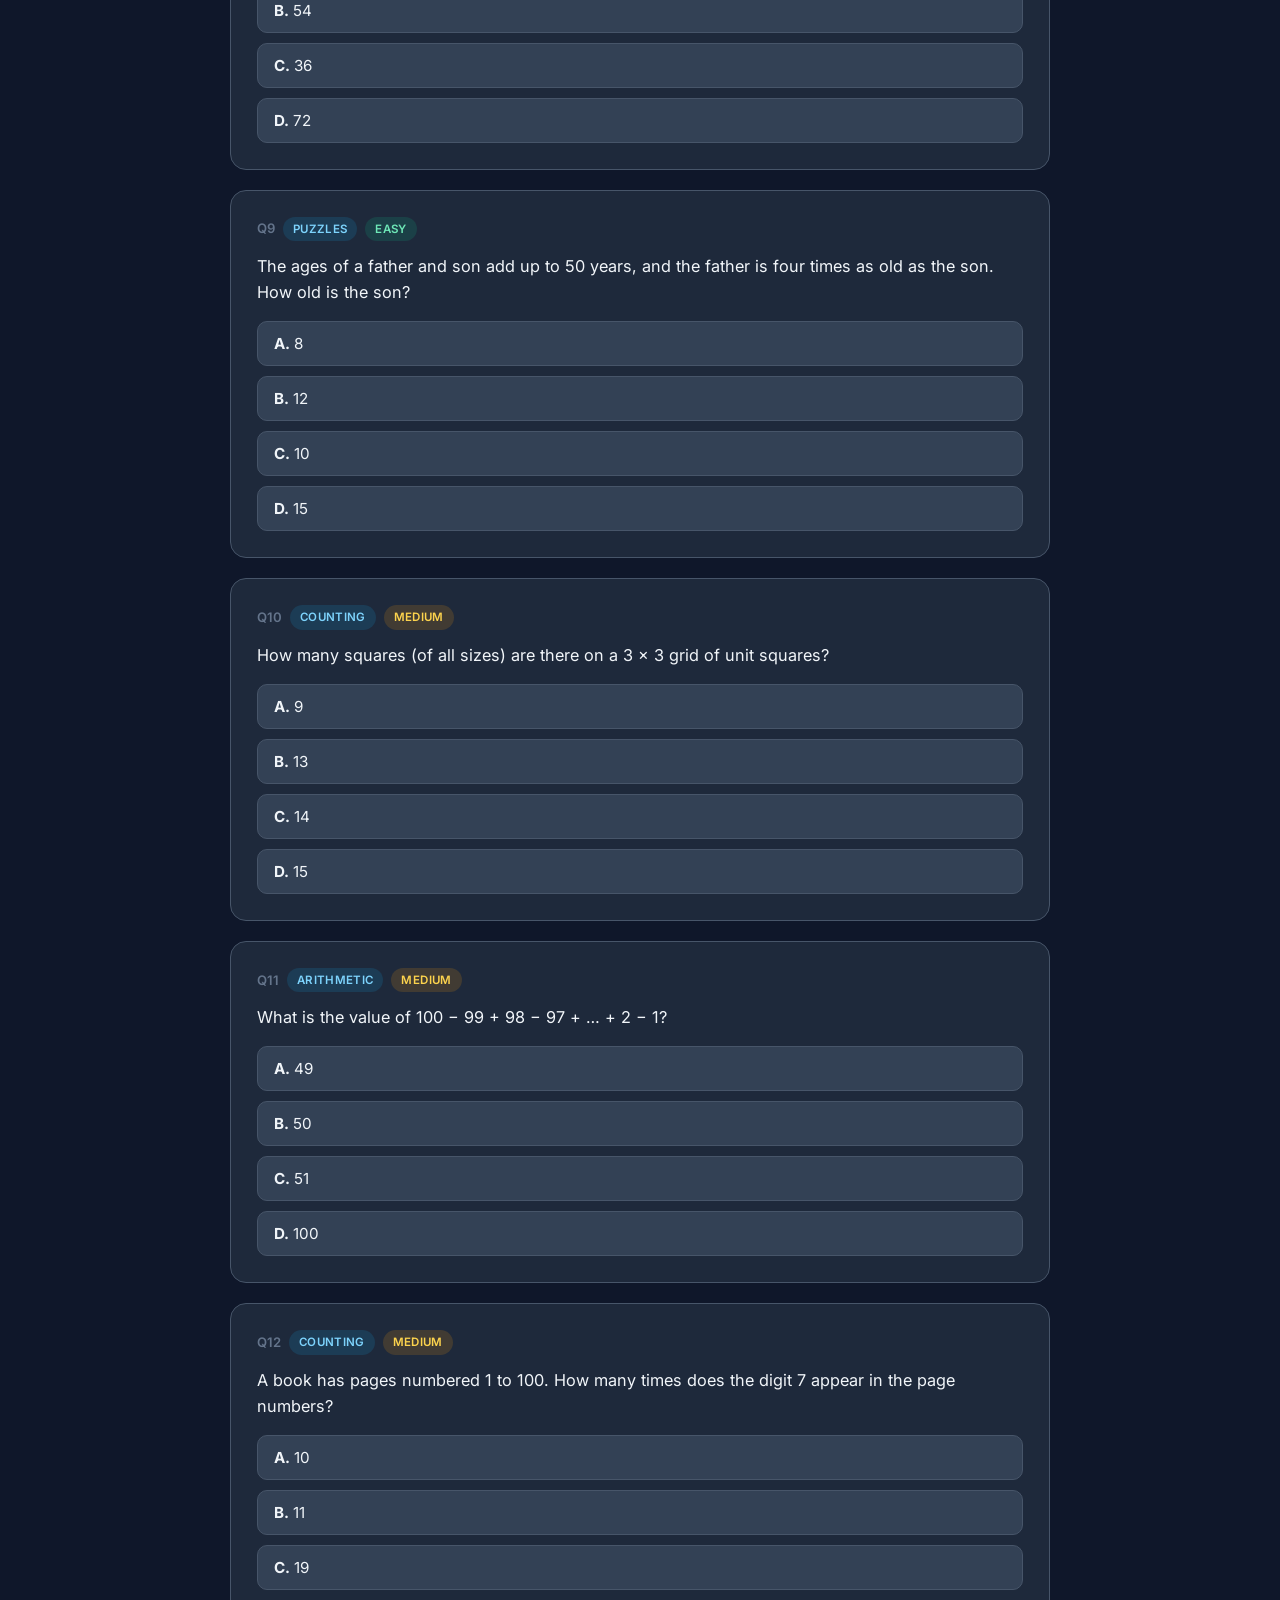
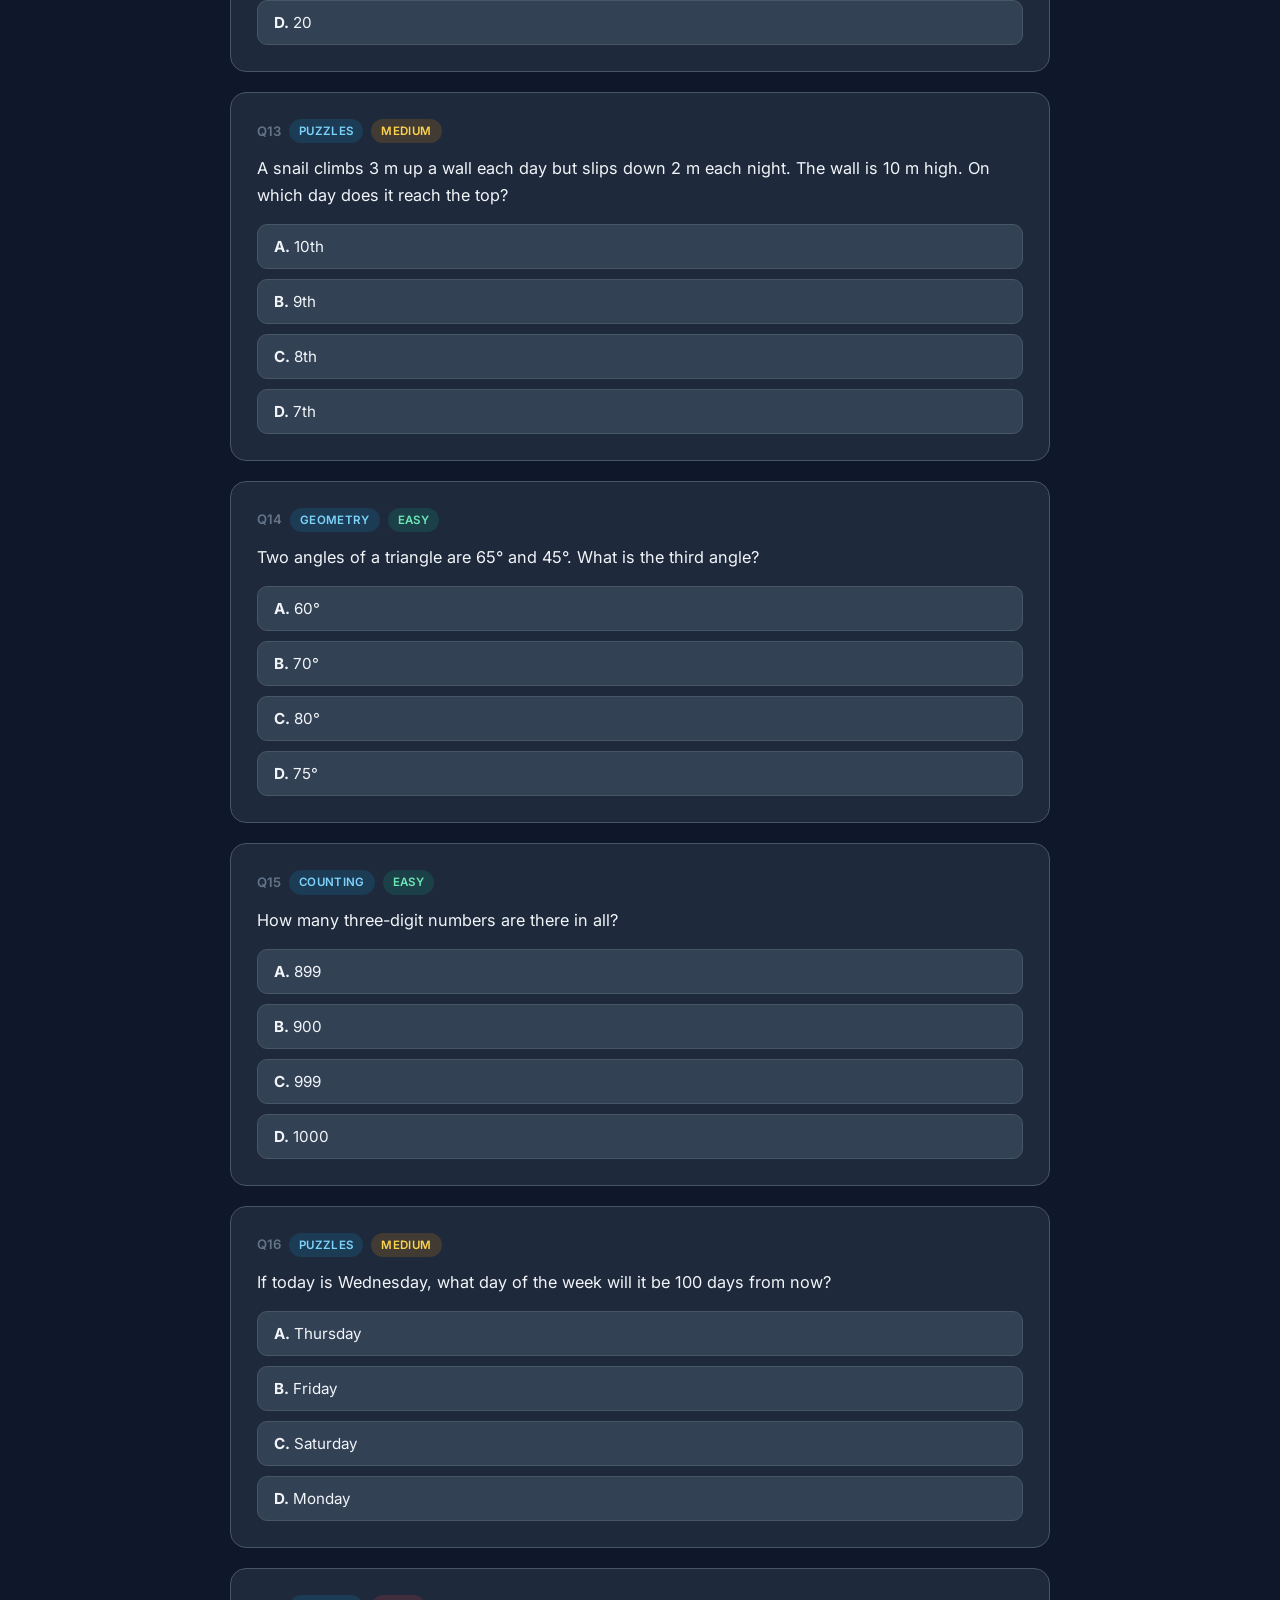
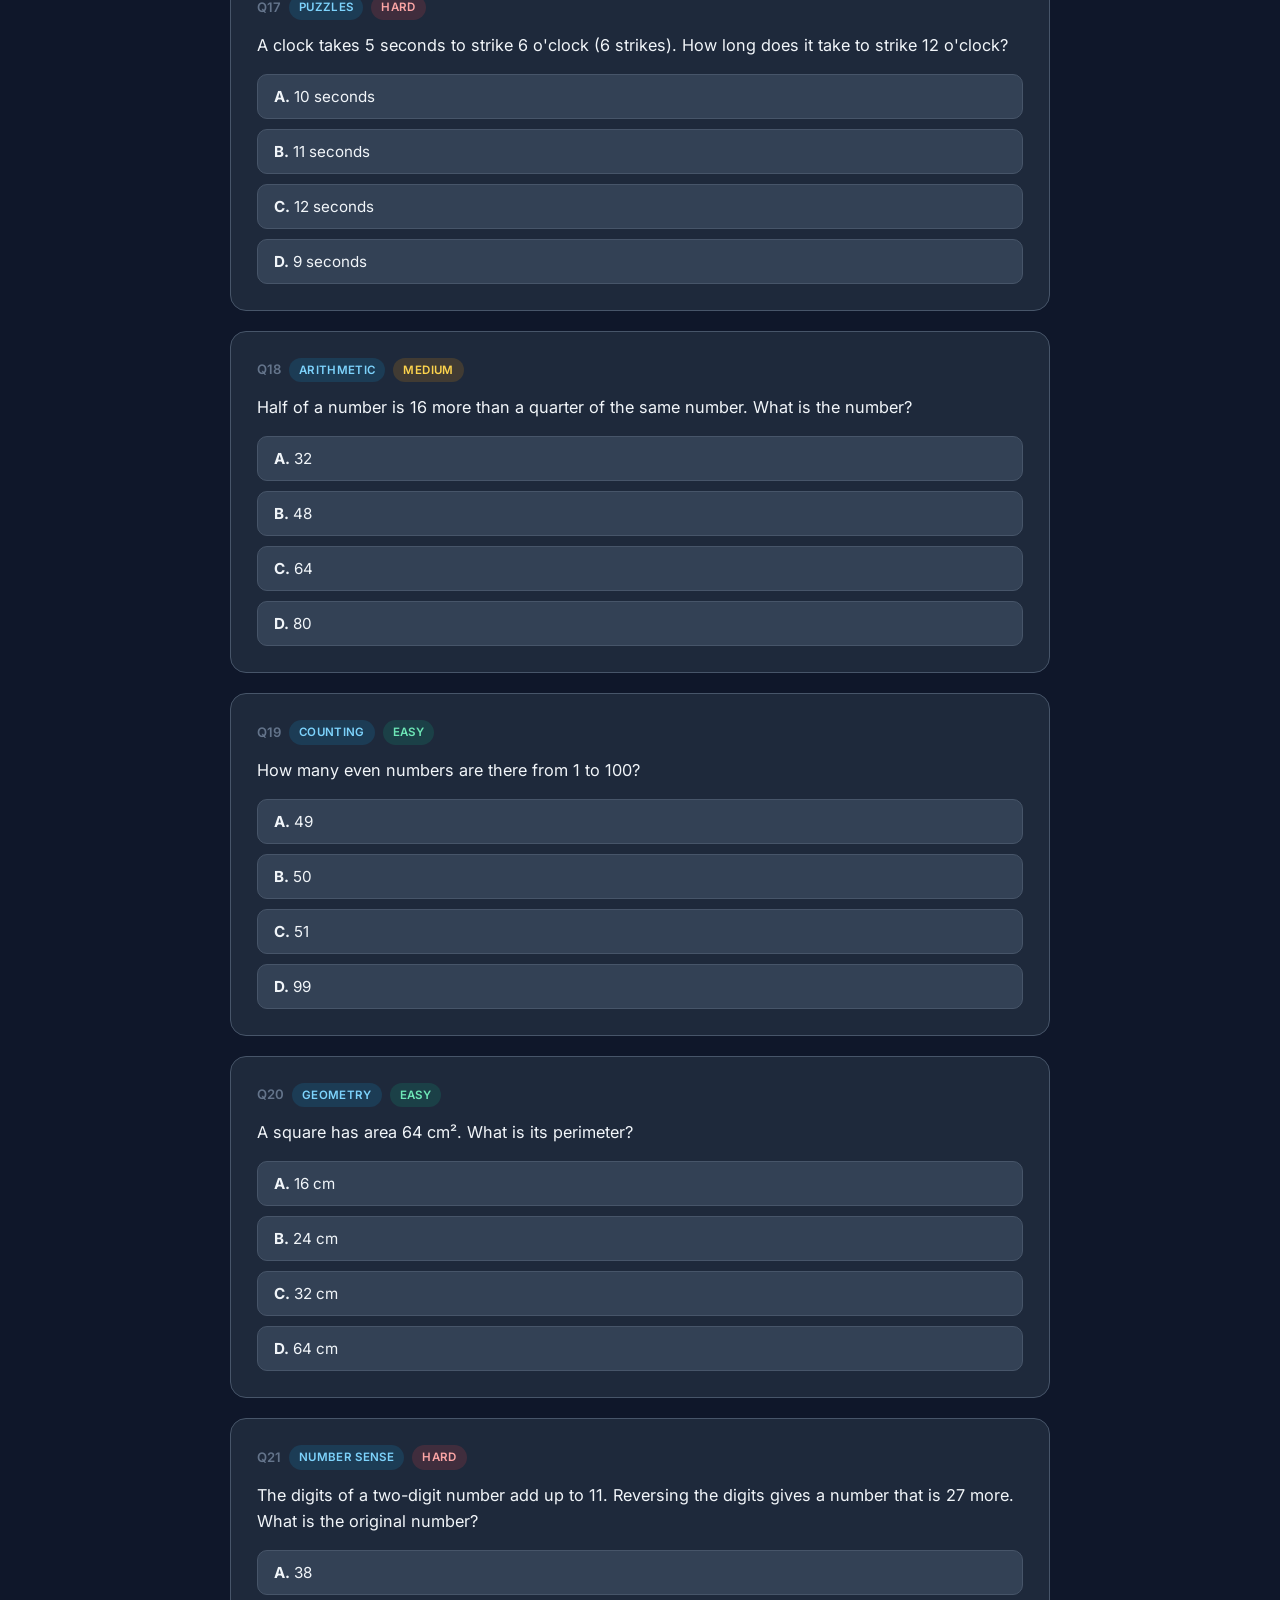
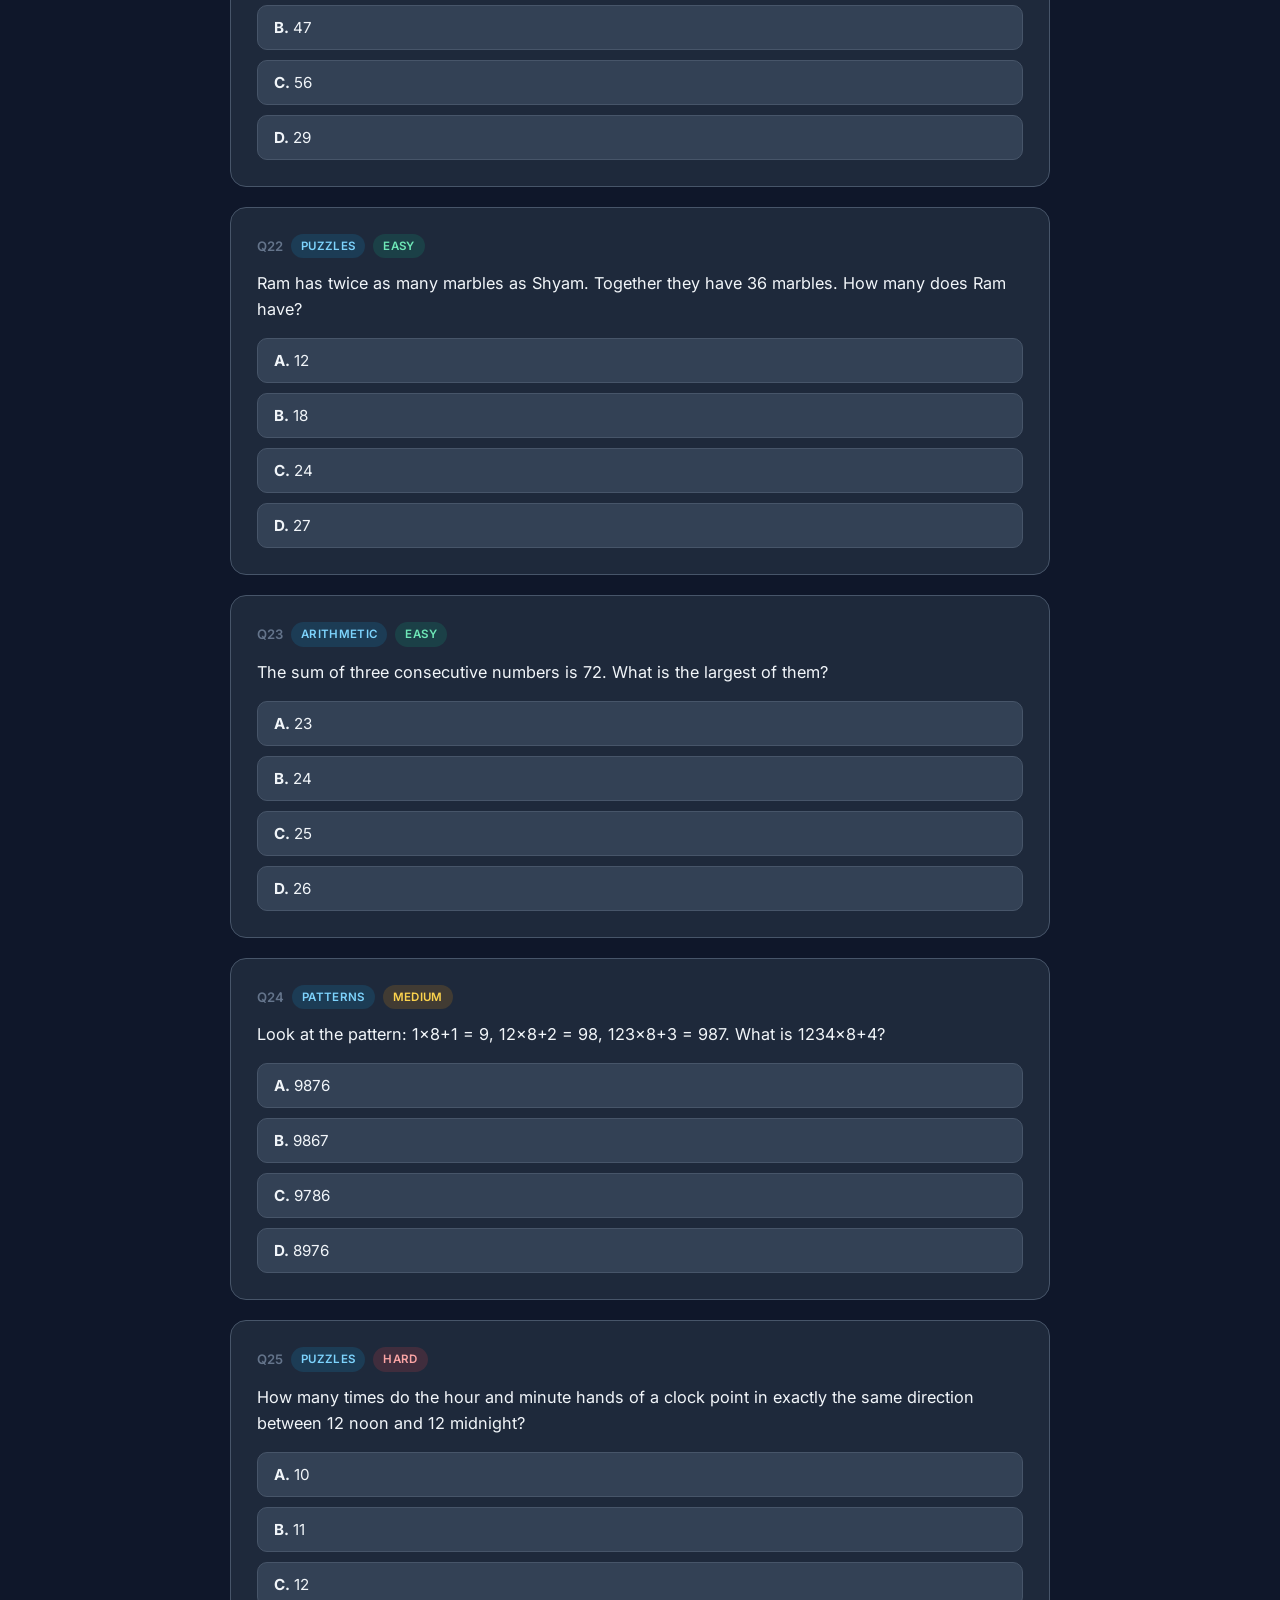
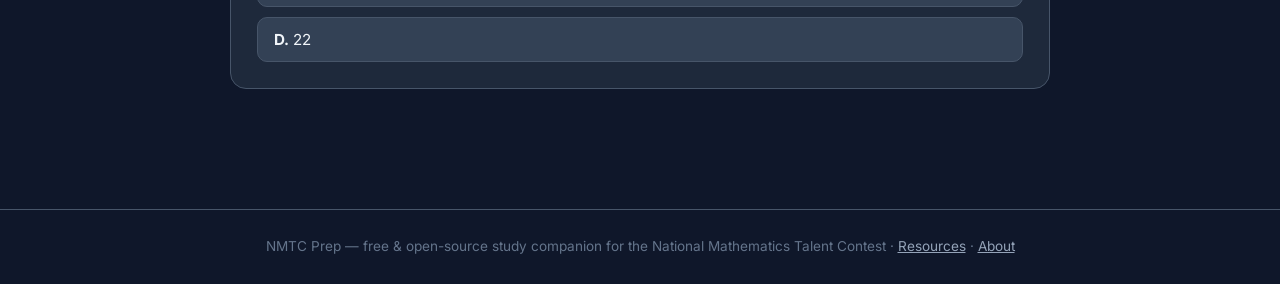
<file: practice.html>
<!DOCTYPE html>
<html lang="en">

<head>
    <meta charset="UTF-8">
    <meta name="viewport" content="width=device-width, initial-scale=1.0">
    <title>Practice Questions — NMTC Prep</title>
    <meta name="description"
        content="Interactive NMTC practice: 100 olympiad-style questions for every level with instant feedback, difficulty filters and full solutions.">
    <link href="https://fonts.googleapis.com/css2?family=Inter:wght@300;400;500;600;700&display=swap" rel="stylesheet">
    <link rel="stylesheet" href="css/style.css">
    <link rel="icon" href="data:image/svg+xml,<svg xmlns=%27http://www.w3.org/2000/svg%27 viewBox=%270 0 100 100%27><text y=%27.9em%27 font-size=%2790%27 fill=%27%23a5b4fc%27>π</text></svg>">
</head>

<body>
    <div class="bg-gradient"></div>

    <nav class="navbar">
        <div class="nav-inner">
            <a class="nav-brand" href="index.html"><span class="brand-badge">π</span> NMTC Prep</a>
            <div class="nav-links">
                <a href="index.html">Home</a>
                <a href="about.html">About NMTC</a>
                <a href="syllabus.html">Syllabus</a>
                <a href="practice.html" class="active">Practice</a>
                <a href="mock-test.html">Mock Test</a>
                <a href="formulas.html">Formulas</a>
                <a href="planner.html">Planner</a>
                <a href="resources.html">Resources</a>
            </div>
        </div>
    </nav>

    <div class="container narrow">
        <div class="page-header">
            <h1>Practice Questions</h1>
            <p>Pick your contest level, filter by difficulty or topic, and answer away. Read the solution
                even when you're right — that's where the technique lives.</p>
        </div>

        <div class="pill-row" id="level-pills" role="tablist" aria-label="Contest level"></div>

        <div class="filter-bar">
            <button class="pill diff-pill active" data-diff="all">All</button>
            <button class="pill diff-pill" data-diff="easy">🟢 Easy</button>
            <button class="pill diff-pill" data-diff="medium">🟡 Medium</button>
            <button class="pill diff-pill" data-diff="hard">🔴 Hard</button>
            <span class="spacer"></span>
            <select class="select" id="topic-select" aria-label="Filter by topic">
                <option value="all">All topics</option>
            </select>
        </div>

        <div class="sticky-bar">
            <div class="practice-progress">
                <span class="count" id="progress-count">0 / 0 attempted</span>
                <div class="progress-track">
                    <div class="progress-fill" id="progress-fill" style="width:0%"></div>
                </div>
                <strong id="score" style="color: var(--primary-light); white-space: nowrap;">✔ 0</strong>
            </div>
            <div style="display:flex; gap:10px; align-items:center;">
                <span class="streak-chip" id="streak-chip" title="Current correct-answer streak">🔥 <span
                        id="streak-num">0</span></span>
                <button class="btn btn-outline btn-sm" id="reset-btn">Reset</button>
            </div>
        </div>

        <div id="question-list"></div>
    </div>

    <footer class="site-footer">
        NMTC Prep — free &amp; open-source study companion for the National Mathematics Talent Contest ·
        <a href="resources.html">Resources</a> · <a href="about.html">About</a>
    </footer>

    <script src="js/questions.js"></script>
    <script src="js/ui.js"></script>
    <script>
        (function () {
            const pillRow = document.getElementById('level-pills');
            const listEl = document.getElementById('question-list');
            const scoreEl = document.getElementById('score');
            const progressCount = document.getElementById('progress-count');
            const progressFill = document.getElementById('progress-fill');
            const topicSelect = document.getElementById('topic-select');
            const streakChip = document.getElementById('streak-chip');
            const streakNum = document.getElementById('streak-num');

            let currentLevel = 'primary';
            let currentDiff = 'all';
            let currentTopic = 'all';
            let attempted = 0, correct = 0, streak = 0, best = 0;
            let visibleCount = 0;

            // Level pills
            Object.entries(LEVELS).forEach(([key, meta], i) => {
                const btn = document.createElement('button');
                btn.className = 'pill' + (i === 0 ? ' active' : '');
                btn.textContent = meta.icon + ' ' + meta.name;
                btn.dataset.level = key;
                btn.addEventListener('click', () => {
                    currentLevel = key;
                    pillRow.querySelectorAll('.pill').forEach(p =>
                        p.classList.toggle('active', p.dataset.level === key));
                    resetRound();
                });
                pillRow.appendChild(btn);
            });

            // Difficulty pills
            document.querySelectorAll('.diff-pill').forEach(p => {
                p.addEventListener('click', () => {
                    currentDiff = p.dataset.diff;
                    document.querySelectorAll('.diff-pill').forEach(x =>
                        x.classList.toggle('active', x === p));
                    resetRound();
                });
            });

            topicSelect.addEventListener('change', () => {
                currentTopic = topicSelect.value;
                resetRound();
            });

            function fillTopics() {
                const topics = [...new Set(QUESTIONS
                    .filter(q => q.level === currentLevel).map(q => q.topic))].sort();
                const prev = currentTopic;
                topicSelect.innerHTML = '<option value="all">All topics</option>' +
                    topics.map(t => '<option value="' + t + '">' + t + '</option>').join('');
                currentTopic = topics.includes(prev) ? prev : 'all';
                topicSelect.value = currentTopic;
            }

            function resetRound() {
                attempted = 0; correct = 0; streak = 0;
                fillTopics();
                render();
                updateHud();
            }

            function updateHud(bumpStreak) {
                scoreEl.textContent = '✔ ' + correct;
                progressCount.textContent = attempted + ' / ' + visibleCount + ' attempted';
                progressFill.style.width = visibleCount ?
                    Math.round(100 * attempted / visibleCount) + '%' : '0%';
                streakNum.textContent = streak;
                if (bumpStreak) {
                    streakChip.classList.remove('bump');
                    void streakChip.offsetWidth;
                    streakChip.classList.add('bump');
                }
            }

            function render() {
                listEl.innerHTML = '';
                const qs = QUESTIONS.filter(q =>
                    q.level === currentLevel &&
                    (currentDiff === 'all' || q.diff === currentDiff) &&
                    (currentTopic === 'all' || q.topic === currentTopic));
                visibleCount = qs.length;

                if (!qs.length) {
                    listEl.innerHTML = '<div class="empty-state"><span class="glyph">🔍</span>' +
                        'No questions match this filter — try widening it.</div>';
                    return;
                }

                qs.forEach((q, idx) => {
                    const card = document.createElement('div');
                    card.className = 'card question-card';

                    const meta = document.createElement('div');
                    meta.className = 'q-meta';
                    meta.innerHTML = '<span class="q-number">Q' + (idx + 1) + '</span>' +
                        '<span class="badge topic">' + q.topic + '</span>' +
                        '<span class="badge ' + q.diff + '">' + q.diff + '</span>';
                    card.appendChild(meta);

                    const text = document.createElement('div');
                    text.className = 'q-text';
                    text.innerHTML = q.q;
                    card.appendChild(text);

                    const optWrap = document.createElement('div');
                    optWrap.className = 'options';
                    const buttons = [];

                    q.options.forEach((opt, oi) => {
                        const b = document.createElement('button');
                        b.className = 'option';
                        b.innerHTML = '<strong>' + String.fromCharCode(65 + oi) + '.</strong> ' + opt;
                        b.addEventListener('click', () => {
                            buttons.forEach(x => x.disabled = true);
                            attempted++;
                            const right = oi === q.answer;
                            if (right) {
                                b.classList.add('correct');
                                correct++;
                                streak++;
                                sparkleBurst(card);
                            } else {
                                b.classList.add('wrong');
                                buttons[q.answer].classList.add('correct');
                                streak = 0;
                            }
                            updateHud(right);
                            const sol = document.createElement('div');
                            sol.className = 'solution-box';
                            sol.innerHTML = '<b>' + (right ?
                                (streak >= 3 ? '✓ Correct — ' + streak + ' in a row! 🔥' : '✓ Correct.') :
                                '✗ Not quite.') + '</b> ' + q.solution;
                            card.appendChild(sol);
                        });
                        buttons.push(b);
                        optWrap.appendChild(b);
                    });

                    card.appendChild(optWrap);
                    listEl.appendChild(card);
                });

                revealAll();
            }

            document.getElementById('reset-btn').addEventListener('click', resetRound);

            resetRound();
        })();
    </script>
</body>

</html>
</file>
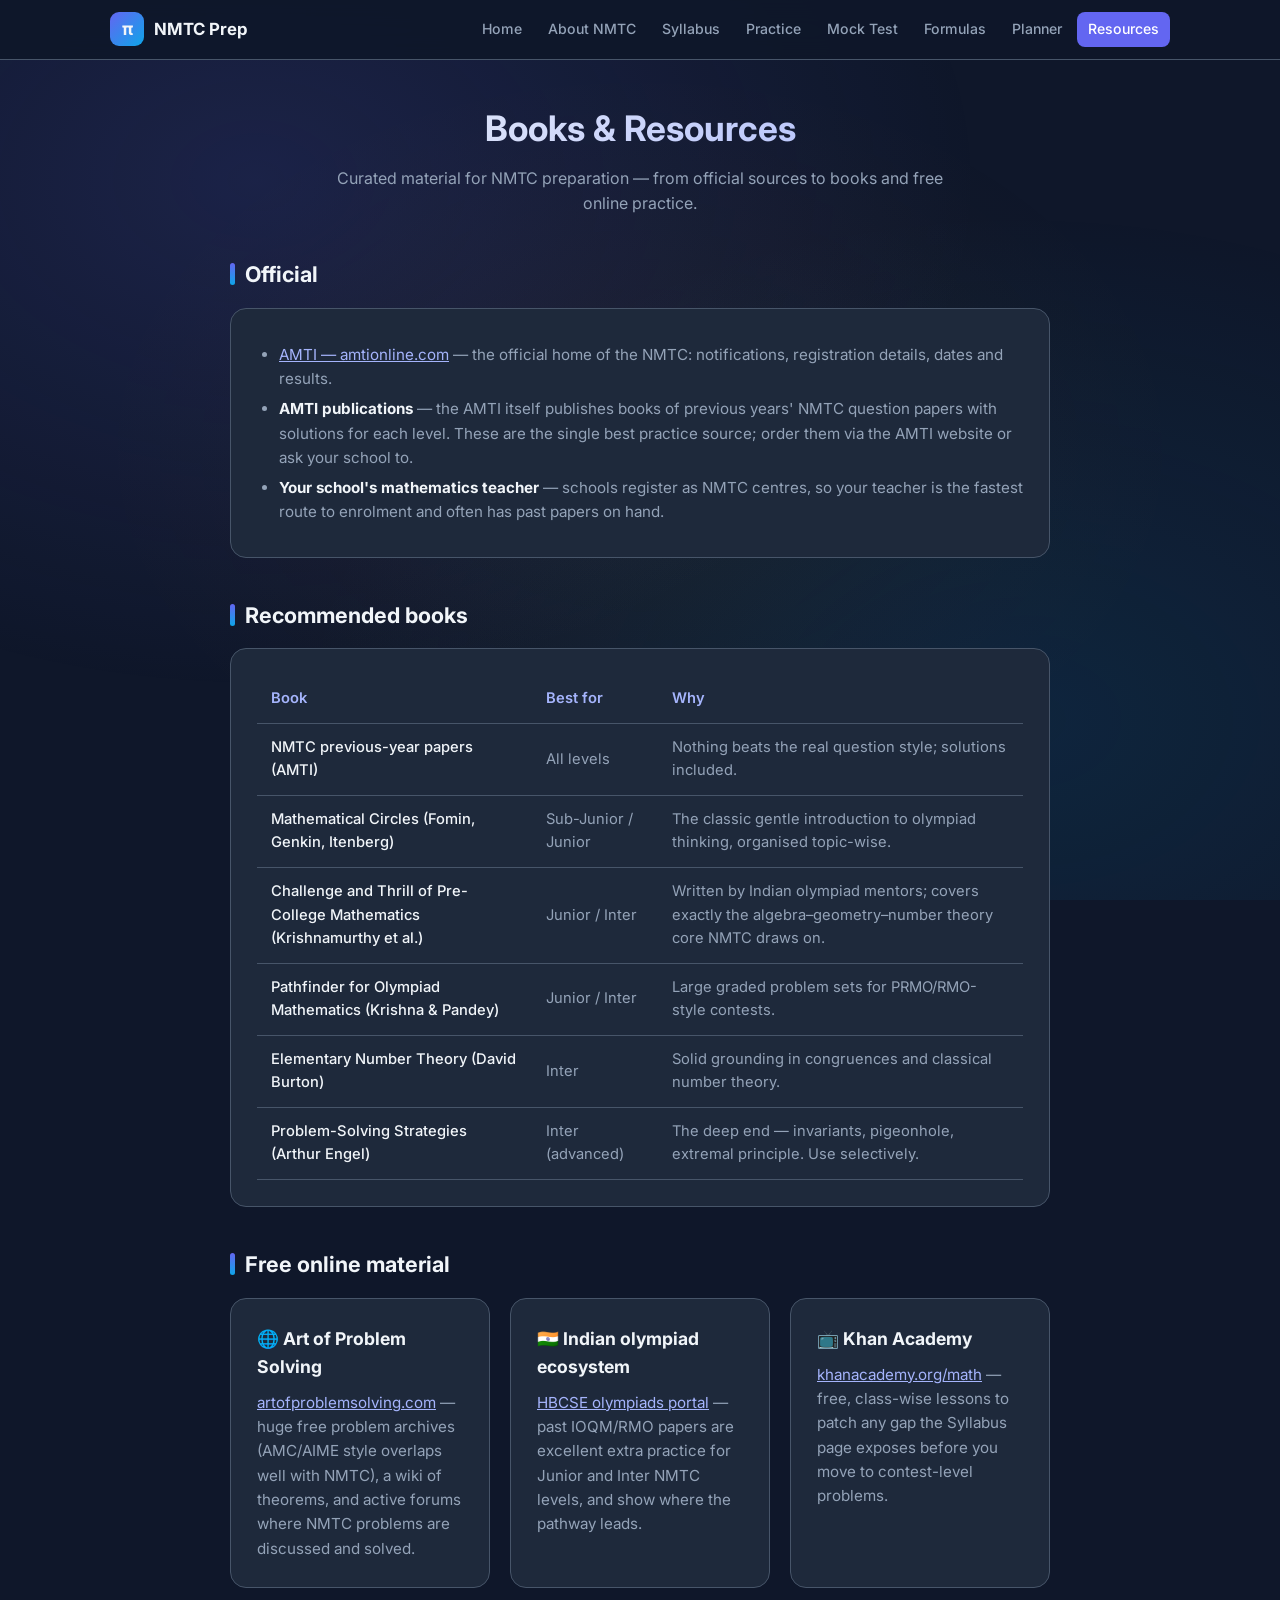
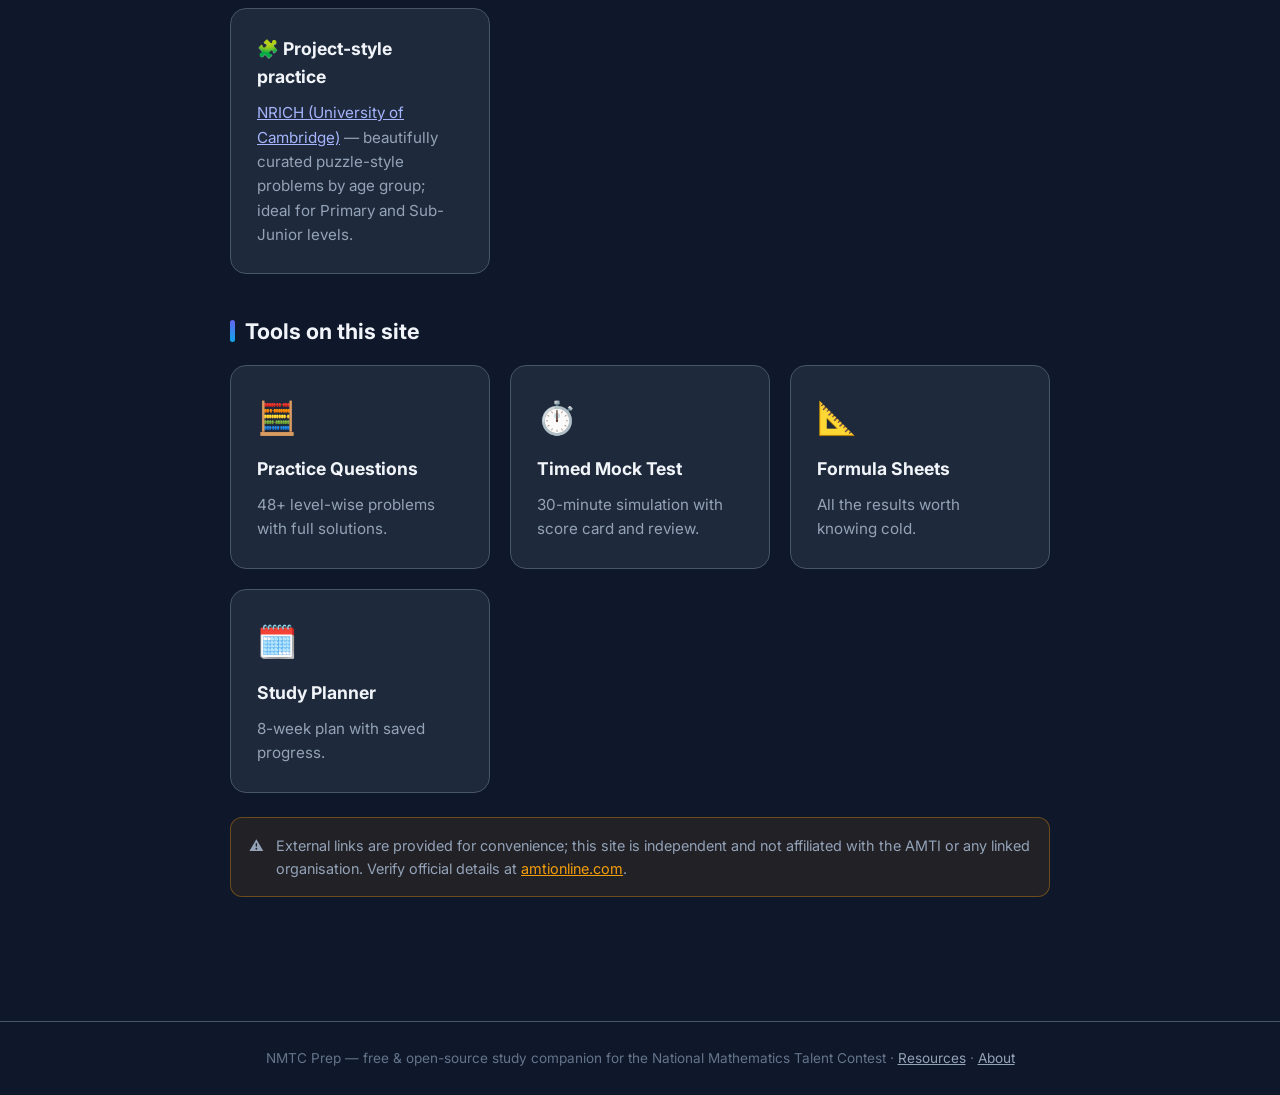
<file: resources.html>
<!DOCTYPE html>
<html lang="en">

<head>
    <meta charset="UTF-8">
    <meta name="viewport" content="width=device-width, initial-scale=1.0">
    <title>Books &amp; Resources — NMTC Prep</title>
    <meta name="description"
        content="Recommended books, official AMTI links, past-paper sources and free online material for NMTC preparation.">
    <link href="https://fonts.googleapis.com/css2?family=Inter:wght@300;400;500;600;700&display=swap" rel="stylesheet">
    <link rel="stylesheet" href="css/style.css">
    <link rel="icon" href="data:image/svg+xml,<svg xmlns=%27http://www.w3.org/2000/svg%27 viewBox=%270 0 100 100%27><text y=%27.9em%27 font-size=%2790%27 fill=%27%23a5b4fc%27>π</text></svg>">
</head>

<body>
    <div class="bg-gradient"></div>

    <nav class="navbar">
        <div class="nav-inner">
            <a class="nav-brand" href="index.html"><span class="brand-badge">π</span> NMTC Prep</a>
            <div class="nav-links">
                <a href="index.html">Home</a>
                <a href="about.html">About NMTC</a>
                <a href="syllabus.html">Syllabus</a>
                <a href="practice.html">Practice</a>
                <a href="mock-test.html">Mock Test</a>
                <a href="formulas.html">Formulas</a>
                <a href="planner.html">Planner</a>
                <a href="resources.html" class="active">Resources</a>
            </div>
        </div>
    </nav>

    <div class="container narrow">
        <div class="page-header">
            <h1>Books &amp; Resources</h1>
            <p>Curated material for NMTC preparation — from official sources to books and free online practice.</p>
        </div>

        <h2 class="section-title">Official</h2>
        <div class="card">
            <ul>
                <li><a href="https://www.amtionline.com" target="_blank" rel="noopener">AMTI — amtionline.com</a>
                    — the official home of the NMTC: notifications, registration details, dates and results.</li>
                <li><strong>AMTI publications</strong> — the AMTI itself publishes books of previous years' NMTC
                    question papers with solutions for each level. These are the single best practice source;
                    order them via the AMTI website or ask your school to.</li>
                <li><strong>Your school's mathematics teacher</strong> — schools register as NMTC centres, so
                    your teacher is the fastest route to enrolment and often has past papers on hand.</li>
            </ul>
        </div>

        <h2 class="section-title">Recommended books</h2>
        <div class="card table-wrap">
            <table class="info-table">
                <thead>
                    <tr>
                        <th>Book</th>
                        <th>Best for</th>
                        <th>Why</th>
                    </tr>
                </thead>
                <tbody>
                    <tr>
                        <td>NMTC previous-year papers (AMTI)</td>
                        <td>All levels</td>
                        <td>Nothing beats the real question style; solutions included.</td>
                    </tr>
                    <tr>
                        <td>Mathematical Circles (Fomin, Genkin, Itenberg)</td>
                        <td>Sub-Junior / Junior</td>
                        <td>The classic gentle introduction to olympiad thinking, organised topic-wise.</td>
                    </tr>
                    <tr>
                        <td>Challenge and Thrill of Pre-College Mathematics (Krishnamurthy et&nbsp;al.)</td>
                        <td>Junior / Inter</td>
                        <td>Written by Indian olympiad mentors; covers exactly the algebra–geometry–number
                            theory core NMTC draws on.</td>
                    </tr>
                    <tr>
                        <td>Pathfinder for Olympiad Mathematics (Krishna &amp; Pandey)</td>
                        <td>Junior / Inter</td>
                        <td>Large graded problem sets for PRMO/RMO-style contests.</td>
                    </tr>
                    <tr>
                        <td>Elementary Number Theory (David Burton)</td>
                        <td>Inter</td>
                        <td>Solid grounding in congruences and classical number theory.</td>
                    </tr>
                    <tr>
                        <td>Problem-Solving Strategies (Arthur Engel)</td>
                        <td>Inter (advanced)</td>
                        <td>The deep end — invariants, pigeonhole, extremal principle. Use selectively.</td>
                    </tr>
                </tbody>
            </table>
        </div>

        <h2 class="section-title">Free online material</h2>
        <div class="grid">
            <div class="card">
                <h3>🌐 Art of Problem Solving</h3>
                <p><a href="https://artofproblemsolving.com" target="_blank" rel="noopener">artofproblemsolving.com</a>
                    — huge free problem archives (AMC/AIME style overlaps well with NMTC), a wiki of
                    theorems, and active forums where NMTC problems are discussed and solved.</p>
            </div>
            <div class="card">
                <h3>🇮🇳 Indian olympiad ecosystem</h3>
                <p><a href="https://olympiads.hbcse.tifr.res.in" target="_blank" rel="noopener">HBCSE olympiads
                        portal</a> — past IOQM/RMO papers are excellent extra practice for Junior and Inter
                    NMTC levels, and show where the pathway leads.</p>
            </div>
            <div class="card">
                <h3>📺 Khan Academy</h3>
                <p><a href="https://www.khanacademy.org/math" target="_blank" rel="noopener">khanacademy.org/math</a>
                    — free, class-wise lessons to patch any gap the Syllabus page exposes before you move to
                    contest-level problems.</p>
            </div>
            <div class="card">
                <h3>🧩 Project-style practice</h3>
                <p><a href="https://nrich.maths.org" target="_blank" rel="noopener">NRICH (University of
                        Cambridge)</a> — beautifully curated puzzle-style problems by age group; ideal for
                    Primary and Sub-Junior levels.</p>
            </div>
        </div>

        <h2 class="section-title">Tools on this site</h2>
        <div class="grid">
            <a class="card tool-card" href="practice.html">
                <span class="tool-icon">🧮</span>
                <h3>Practice Questions</h3>
                <p>48+ level-wise problems with full solutions.</p>
            </a>
            <a class="card tool-card" href="mock-test.html">
                <span class="tool-icon">⏱️</span>
                <h3>Timed Mock Test</h3>
                <p>30-minute simulation with score card and review.</p>
            </a>
            <a class="card tool-card" href="formulas.html">
                <span class="tool-icon">📐</span>
                <h3>Formula Sheets</h3>
                <p>All the results worth knowing cold.</p>
            </a>
            <a class="card tool-card" href="planner.html">
                <span class="tool-icon">🗓️</span>
                <h3>Study Planner</h3>
                <p>8-week plan with saved progress.</p>
            </a>
        </div>

        <div class="callout">
            <span class="icon">⚠️</span>
            <span>External links are provided for convenience; this site is independent and not affiliated with
                the AMTI or any linked organisation. Verify official details at
                <a href="https://www.amtionline.com" target="_blank" rel="noopener">amtionline.com</a>.</span>
        </div>
    </div>

    <footer class="site-footer">
        NMTC Prep — free &amp; open-source study companion for the National Mathematics Talent Contest ·
        <a href="resources.html">Resources</a> · <a href="about.html">About</a>
    </footer>
    <script src="js/ui.js"></script>
</body>

</html>
</file>
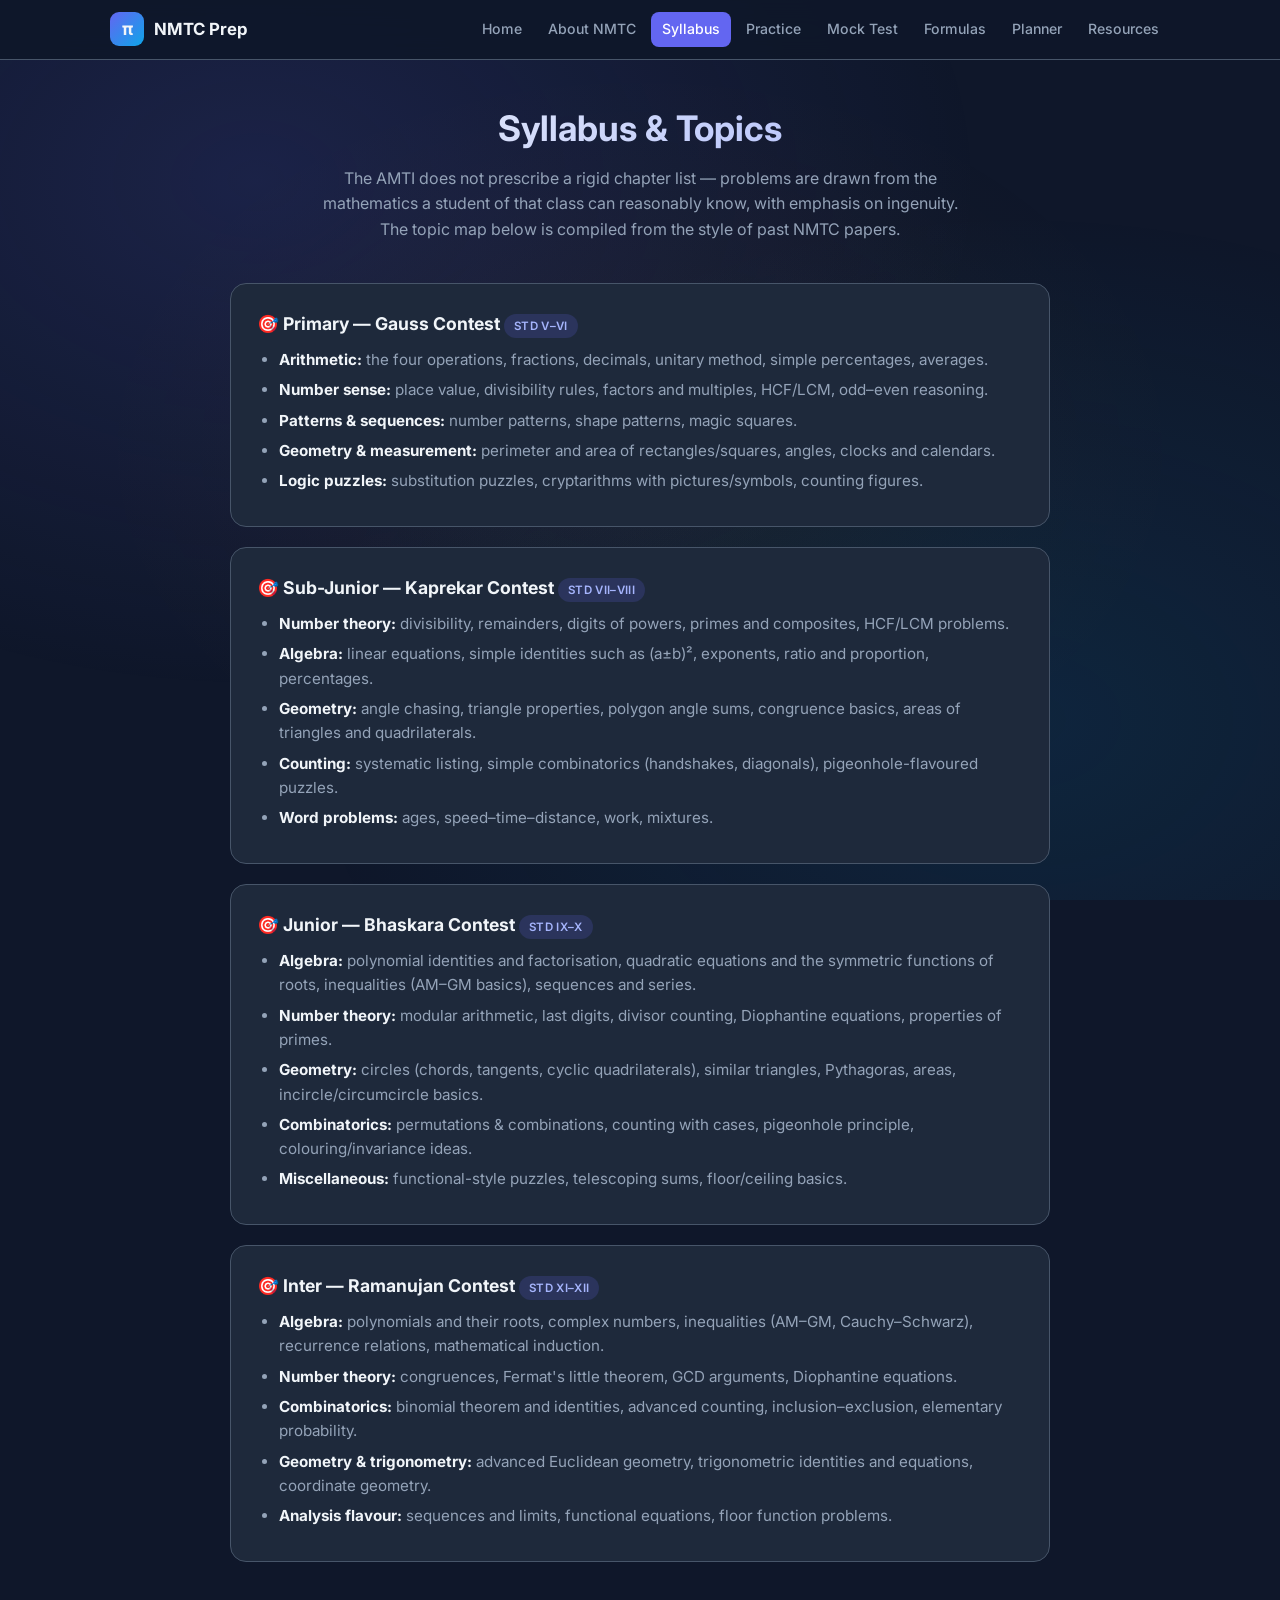
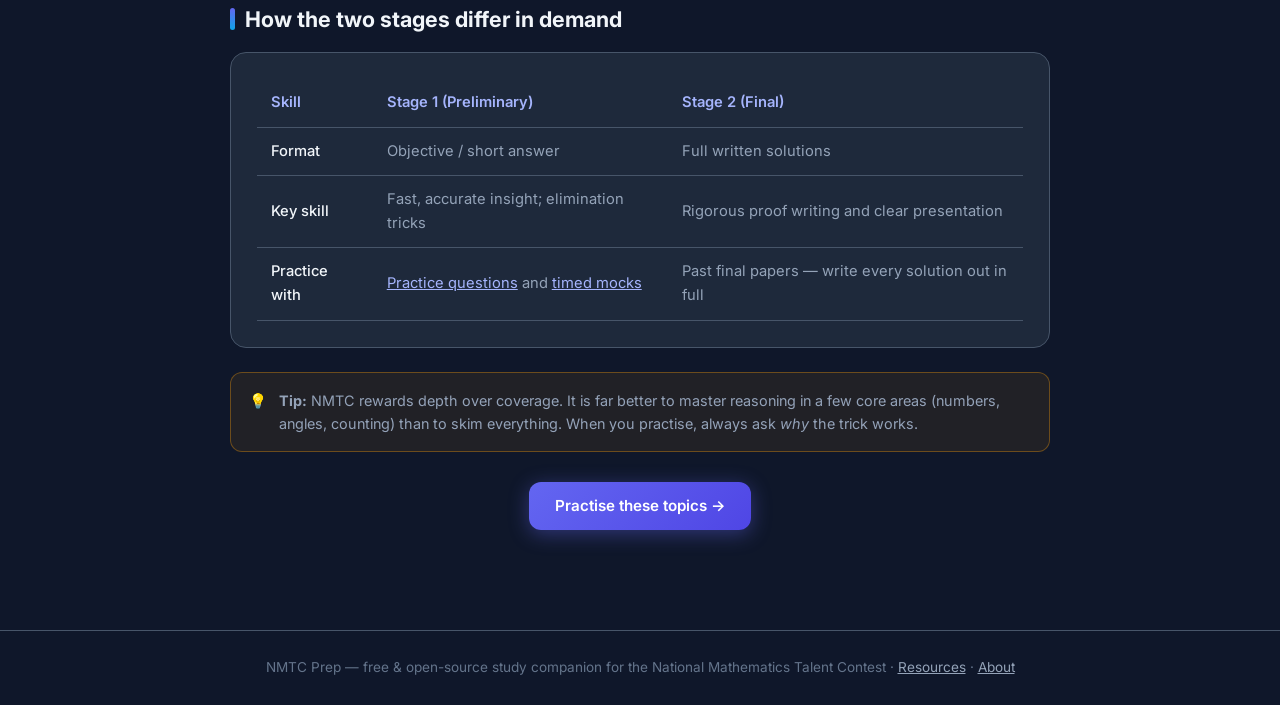
<file: syllabus.html>
<!DOCTYPE html>
<html lang="en">

<head>
    <meta charset="UTF-8">
    <meta name="viewport" content="width=device-width, initial-scale=1.0">
    <title>NMTC Syllabus — Level-wise Topics | NMTC Prep</title>
    <meta name="description"
        content="Level-wise topic guide for the NMTC: what to study for the Gauss, Kaprekar, Bhaskara and Ramanujan contests.">
    <link href="https://fonts.googleapis.com/css2?family=Inter:wght@300;400;500;600;700&display=swap" rel="stylesheet">
    <link rel="stylesheet" href="css/style.css">
    <link rel="icon" href="data:image/svg+xml,<svg xmlns=%27http://www.w3.org/2000/svg%27 viewBox=%270 0 100 100%27><text y=%27.9em%27 font-size=%2790%27 fill=%27%23a5b4fc%27>π</text></svg>">
</head>

<body>
    <div class="bg-gradient"></div>

    <nav class="navbar">
        <div class="nav-inner">
            <a class="nav-brand" href="index.html"><span class="brand-badge">π</span> NMTC Prep</a>
            <div class="nav-links">
                <a href="index.html">Home</a>
                <a href="about.html">About NMTC</a>
                <a href="syllabus.html" class="active">Syllabus</a>
                <a href="practice.html">Practice</a>
                <a href="mock-test.html">Mock Test</a>
                <a href="formulas.html">Formulas</a>
                <a href="planner.html">Planner</a>
                <a href="resources.html">Resources</a>
            </div>
        </div>
    </nav>

    <div class="container narrow">
        <div class="page-header">
            <h1>Syllabus &amp; Topics</h1>
            <p>The AMTI does not prescribe a rigid chapter list — problems are drawn from the mathematics a
                student of that class can reasonably know, with emphasis on ingenuity. The topic map below is
                compiled from the style of past NMTC papers.</p>
        </div>

        <div class="card">
            <h3>🎯 Primary — Gauss Contest <span class="badge">Std V–VI</span></h3>
            <ul>
                <li><strong>Arithmetic:</strong> the four operations, fractions, decimals, unitary method, simple
                    percentages, averages.</li>
                <li><strong>Number sense:</strong> place value, divisibility rules, factors and multiples, HCF/LCM,
                    odd–even reasoning.</li>
                <li><strong>Patterns &amp; sequences:</strong> number patterns, shape patterns, magic squares.</li>
                <li><strong>Geometry &amp; measurement:</strong> perimeter and area of rectangles/squares, angles,
                    clocks and calendars.</li>
                <li><strong>Logic puzzles:</strong> substitution puzzles, cryptarithms with pictures/symbols,
                    counting figures.</li>
            </ul>
        </div>

        <div class="card">
            <h3>🎯 Sub-Junior — Kaprekar Contest <span class="badge">Std VII–VIII</span></h3>
            <ul>
                <li><strong>Number theory:</strong> divisibility, remainders, digits of powers, primes and
                    composites, HCF/LCM problems.</li>
                <li><strong>Algebra:</strong> linear equations, simple identities such as (a±b)², exponents, ratio
                    and proportion, percentages.</li>
                <li><strong>Geometry:</strong> angle chasing, triangle properties, polygon angle sums, congruence
                    basics, areas of triangles and quadrilaterals.</li>
                <li><strong>Counting:</strong> systematic listing, simple combinatorics (handshakes, diagonals),
                    pigeonhole-flavoured puzzles.</li>
                <li><strong>Word problems:</strong> ages, speed–time–distance, work, mixtures.</li>
            </ul>
        </div>

        <div class="card">
            <h3>🎯 Junior — Bhaskara Contest <span class="badge">Std IX–X</span></h3>
            <ul>
                <li><strong>Algebra:</strong> polynomial identities and factorisation, quadratic equations and the
                    symmetric functions of roots, inequalities (AM–GM basics), sequences and series.</li>
                <li><strong>Number theory:</strong> modular arithmetic, last digits, divisor counting, Diophantine
                    equations, properties of primes.</li>
                <li><strong>Geometry:</strong> circles (chords, tangents, cyclic quadrilaterals), similar triangles,
                    Pythagoras, areas, incircle/circumcircle basics.</li>
                <li><strong>Combinatorics:</strong> permutations &amp; combinations, counting with cases,
                    pigeonhole principle, colouring/invariance ideas.</li>
                <li><strong>Miscellaneous:</strong> functional-style puzzles, telescoping sums, floor/ceiling
                    basics.</li>
            </ul>
        </div>

        <div class="card">
            <h3>🎯 Inter — Ramanujan Contest <span class="badge">Std XI–XII</span></h3>
            <ul>
                <li><strong>Algebra:</strong> polynomials and their roots, complex numbers, inequalities
                    (AM–GM, Cauchy–Schwarz), recurrence relations, mathematical induction.</li>
                <li><strong>Number theory:</strong> congruences, Fermat's little theorem, GCD arguments,
                    Diophantine equations.</li>
                <li><strong>Combinatorics:</strong> binomial theorem and identities, advanced counting,
                    inclusion–exclusion, elementary probability.</li>
                <li><strong>Geometry &amp; trigonometry:</strong> advanced Euclidean geometry, trigonometric
                    identities and equations, coordinate geometry.</li>
                <li><strong>Analysis flavour:</strong> sequences and limits, functional equations, floor function
                    problems.</li>
            </ul>
        </div>

        <h2 class="section-title">How the two stages differ in demand</h2>
        <div class="card table-wrap">
            <table class="info-table">
                <thead>
                    <tr>
                        <th>Skill</th>
                        <th>Stage 1 (Preliminary)</th>
                        <th>Stage 2 (Final)</th>
                    </tr>
                </thead>
                <tbody>
                    <tr>
                        <td>Format</td>
                        <td>Objective / short answer</td>
                        <td>Full written solutions</td>
                    </tr>
                    <tr>
                        <td>Key skill</td>
                        <td>Fast, accurate insight; elimination tricks</td>
                        <td>Rigorous proof writing and clear presentation</td>
                    </tr>
                    <tr>
                        <td>Practice with</td>
                        <td><a href="practice.html">Practice questions</a> and <a href="mock-test.html">timed
                                mocks</a></td>
                        <td>Past final papers — write every solution out in full</td>
                    </tr>
                </tbody>
            </table>
        </div>

        <div class="callout">
            <span class="icon">💡</span>
            <span><strong>Tip:</strong> NMTC rewards depth over coverage. It is far better to master reasoning in
                a few core areas (numbers, angles, counting) than to skim everything. When you practise, always
                ask <em>why</em> the trick works.</span>
        </div>

        <div style="text-align:center; margin-top: 30px;">
            <a class="btn btn-primary" href="practice.html">Practise these topics →</a>
        </div>
    </div>

    <footer class="site-footer">
        NMTC Prep — free &amp; open-source study companion for the National Mathematics Talent Contest ·
        <a href="resources.html">Resources</a> · <a href="about.html">About</a>
    </footer>
    <script src="js/ui.js"></script>
</body>

</html>
</file>
<file: css/style.css>
/* ============ NMTC Prep — shared styles ============ */
:root {
    --primary: #6366f1;
    --primary-dark: #4f46e5;
    --primary-light: #a5b4fc;
    --secondary: #0ea5e9;
    --accent: #f59e0b;
    --success: #10b981;
    --error: #ef4444;
    --bg-dark: #0f172a;
    --bg-card: #1e293b;
    --bg-input: #334155;
    --text-primary: #f1f5f9;
    --text-secondary: #94a3b8;
    --text-muted: #64748b;
    --border: #475569;
    --glow: rgba(99, 102, 241, 0.4);
}

* { margin: 0; padding: 0; box-sizing: border-box; }

body {
    font-family: 'Inter', -apple-system, sans-serif;
    background: var(--bg-dark);
    min-height: 100vh;
    color: var(--text-primary);
    line-height: 1.6;
}

.bg-gradient {
    position: fixed;
    inset: 0;
    background:
        radial-gradient(ellipse at 20% 20%, rgba(99, 102, 241, 0.15) 0%, transparent 50%),
        radial-gradient(ellipse at 80% 80%, rgba(14, 165, 233, 0.1) 0%, transparent 50%),
        radial-gradient(ellipse at 50% 50%, rgba(245, 158, 11, 0.05) 0%, transparent 60%);
    z-index: -1;
}

/* ---------- Navigation ---------- */
.navbar {
    position: sticky;
    top: 0;
    z-index: 100;
    background: rgba(15, 23, 42, 0.92);
    backdrop-filter: blur(12px);
    border-bottom: 1px solid var(--border);
}

.nav-inner {
    max-width: 1100px;
    margin: 0 auto;
    padding: 12px 20px;
    display: flex;
    align-items: center;
    gap: 16px;
    flex-wrap: wrap;
}

.nav-brand {
    display: flex;
    align-items: center;
    gap: 10px;
    text-decoration: none;
    color: var(--text-primary);
    font-weight: 700;
    font-size: 1.05rem;
    margin-right: auto;
}

.nav-brand .brand-badge {
    display: inline-flex;
    align-items: center;
    justify-content: center;
    width: 34px;
    height: 34px;
    border-radius: 9px;
    background: linear-gradient(135deg, var(--primary) 0%, var(--secondary) 100%);
    font-size: 1.1rem;
}

.nav-links {
    display: flex;
    gap: 4px;
    flex-wrap: wrap;
}

.nav-links a {
    color: var(--text-secondary);
    text-decoration: none;
    font-size: 0.88rem;
    font-weight: 500;
    padding: 6px 11px;
    border-radius: 8px;
    transition: all 0.2s;
}

.nav-links a:hover { color: var(--text-primary); background: var(--bg-input); }
.nav-links a.active { color: #fff; background: var(--primary); }

/* ---------- Layout ---------- */
.container {
    max-width: 1100px;
    margin: 0 auto;
    padding: 40px 20px 60px;
}

.container.narrow { max-width: 860px; }

.page-header { text-align: center; margin-bottom: 40px; }

.page-header h1 {
    font-size: 2.2rem;
    font-weight: 700;
    background: linear-gradient(135deg, var(--text-primary) 0%, var(--primary-light) 100%);
    -webkit-background-clip: text;
    background-clip: text;
    -webkit-text-fill-color: transparent;
    margin-bottom: 10px;
}

.page-header p { color: var(--text-secondary); max-width: 640px; margin: 0 auto; }

h2.section-title {
    font-size: 1.35rem;
    margin: 40px 0 16px;
    display: flex;
    align-items: center;
    gap: 10px;
}

h2.section-title::before {
    content: '';
    width: 5px;
    height: 22px;
    border-radius: 3px;
    background: linear-gradient(180deg, var(--primary), var(--secondary));
}

/* ---------- Cards ---------- */
.card {
    background: var(--bg-card);
    border: 1px solid var(--border);
    border-radius: 16px;
    padding: 26px;
    margin-bottom: 20px;
}

.card h3 { margin-bottom: 10px; font-size: 1.1rem; }
.card p, .card li { color: var(--text-secondary); font-size: 0.95rem; }
.card ul, .card ol { padding-left: 22px; margin-top: 8px; }
.card li { margin-bottom: 6px; }
.card strong, .card b { color: var(--text-primary); }
.card a { color: var(--primary-light); }

.grid {
    display: grid;
    grid-template-columns: repeat(auto-fit, minmax(250px, 1fr));
    gap: 20px;
}

.grid .card { margin-bottom: 0; }

.tool-card {
    display: block;
    text-decoration: none;
    color: inherit;
    transition: transform 0.2s, border-color 0.2s, box-shadow 0.2s;
}

.tool-card:hover {
    transform: translateY(-4px);
    border-color: var(--primary);
    box-shadow: 0 12px 40px rgba(99, 102, 241, 0.25);
}

.tool-card .tool-icon { font-size: 2rem; margin-bottom: 12px; display: block; }

/* ---------- Hero ---------- */
.hero { text-align: center; padding: 50px 0 30px; }

.hero .logo {
    display: inline-flex;
    align-items: center;
    justify-content: center;
    width: 80px;
    height: 80px;
    background: linear-gradient(135deg, var(--primary) 0%, var(--secondary) 100%);
    border-radius: 20px;
    margin-bottom: 20px;
    box-shadow: 0 10px 40px var(--glow);
    font-size: 2.2rem;
}

.hero h1 {
    font-size: 2.6rem;
    font-weight: 700;
    margin-bottom: 12px;
    background: linear-gradient(135deg, var(--text-primary) 0%, var(--primary-light) 100%);
    -webkit-background-clip: text;
    background-clip: text;
    -webkit-text-fill-color: transparent;
}

.hero p.tagline { color: var(--text-secondary); font-size: 1.1rem; max-width: 620px; margin: 0 auto 26px; }

/* ---------- Buttons ---------- */
.btn {
    display: inline-block;
    padding: 12px 26px;
    border-radius: 12px;
    border: none;
    font-family: inherit;
    font-size: 0.95rem;
    font-weight: 600;
    cursor: pointer;
    text-decoration: none;
    transition: all 0.2s;
}

.btn-primary {
    background: linear-gradient(135deg, var(--primary) 0%, var(--primary-dark) 100%);
    color: #fff;
    box-shadow: 0 4px 20px var(--glow);
}

.btn-primary:hover { transform: translateY(-2px); box-shadow: 0 8px 30px var(--glow); }

.btn-outline {
    background: transparent;
    color: var(--text-primary);
    border: 1px solid var(--border);
}

.btn-outline:hover { border-color: var(--primary); color: var(--primary-light); }

.btn-sm { padding: 8px 16px; font-size: 0.85rem; border-radius: 9px; }

.btn:disabled { opacity: 0.5; cursor: not-allowed; transform: none; }

/* ---------- Pills / chips ---------- */
.pill-row { display: flex; gap: 10px; flex-wrap: wrap; margin-bottom: 24px; }

.pill {
    padding: 8px 18px;
    border-radius: 999px;
    border: 1px solid var(--border);
    background: var(--bg-card);
    color: var(--text-secondary);
    font-family: inherit;
    font-size: 0.88rem;
    font-weight: 500;
    cursor: pointer;
    transition: all 0.2s;
}

.pill:hover { border-color: var(--primary); color: var(--text-primary); }
.pill.active { background: var(--primary); border-color: var(--primary); color: #fff; }

.badge {
    display: inline-block;
    padding: 3px 10px;
    border-radius: 999px;
    font-size: 0.72rem;
    font-weight: 600;
    letter-spacing: 0.03em;
    text-transform: uppercase;
    background: rgba(99, 102, 241, 0.18);
    color: var(--primary-light);
}

.badge.topic { background: rgba(14, 165, 233, 0.15); color: #7dd3fc; }

/* ---------- Tables ---------- */
.table-wrap { overflow-x: auto; }

table.info-table { width: 100%; border-collapse: collapse; font-size: 0.92rem; }

table.info-table th, table.info-table td {
    text-align: left;
    padding: 12px 14px;
    border-bottom: 1px solid var(--border);
}

table.info-table th { color: var(--primary-light); font-weight: 600; white-space: nowrap; }
table.info-table td { color: var(--text-secondary); }
table.info-table td:first-child { color: var(--text-primary); font-weight: 500; }

/* ---------- Quiz ---------- */
.question-card { position: relative; }

.question-card .q-meta { display: flex; gap: 8px; align-items: center; margin-bottom: 12px; flex-wrap: wrap; }

.question-card .q-number { color: var(--text-muted); font-size: 0.82rem; font-weight: 600; }

.question-card .q-text { font-size: 1.02rem; color: var(--text-primary); margin-bottom: 16px; }

.options { display: grid; gap: 10px; }

.option {
    text-align: left;
    padding: 12px 16px;
    border-radius: 10px;
    border: 1px solid var(--border);
    background: var(--bg-input);
    color: var(--text-primary);
    font-family: inherit;
    font-size: 0.95rem;
    cursor: pointer;
    transition: all 0.15s;
}

.option:hover:not(:disabled) { border-color: var(--primary); }
.option.selected { border-color: var(--primary); background: rgba(99, 102, 241, 0.18); }
.option.correct { border-color: var(--success); background: rgba(16, 185, 129, 0.15); }
.option.wrong { border-color: var(--error); background: rgba(239, 68, 68, 0.15); }
.option:disabled { cursor: default; }

.solution-box {
    margin-top: 14px;
    padding: 14px 16px;
    border-radius: 10px;
    border-left: 3px solid var(--success);
    background: rgba(16, 185, 129, 0.08);
    color: var(--text-secondary);
    font-size: 0.9rem;
}

.solution-box b { color: var(--success); }

/* ---------- Timer / score ---------- */
.sticky-bar {
    position: sticky;
    top: 62px;
    z-index: 50;
    display: flex;
    align-items: center;
    justify-content: space-between;
    gap: 14px;
    flex-wrap: wrap;
    background: var(--bg-card);
    border: 1px solid var(--border);
    border-radius: 14px;
    padding: 14px 20px;
    margin-bottom: 24px;
}

.timer { font-size: 1.4rem; font-weight: 700; font-variant-numeric: tabular-nums; color: var(--primary-light); }
.timer.warning { color: var(--error); animation: pulse 1s infinite; }

@keyframes pulse { 50% { opacity: 0.55; } }

.score-big { font-size: 3rem; font-weight: 700; color: var(--primary-light); }

/* ---------- Progress ---------- */
.progress-track {
    height: 10px;
    border-radius: 999px;
    background: var(--bg-input);
    overflow: hidden;
}

.progress-fill {
    height: 100%;
    border-radius: 999px;
    background: linear-gradient(90deg, var(--primary), var(--secondary));
    transition: width 0.4s ease;
}

/* ---------- Planner ---------- */
.task-row {
    display: flex;
    align-items: flex-start;
    gap: 12px;
    padding: 10px 0;
    border-bottom: 1px solid rgba(71, 85, 105, 0.4);
}

.task-row:last-child { border-bottom: none; }

.task-row input[type="checkbox"] {
    width: 18px;
    height: 18px;
    margin-top: 3px;
    accent-color: var(--primary);
    cursor: pointer;
    flex-shrink: 0;
}

.task-row label { color: var(--text-secondary); font-size: 0.93rem; cursor: pointer; }
.task-row input:checked + label { color: var(--text-muted); text-decoration: line-through; }

/* ---------- Formula sheets ---------- */
.formula-list { list-style: none; padding: 0 !important; }

.formula-list li {
    padding: 10px 14px;
    margin-bottom: 8px;
    border-radius: 10px;
    background: var(--bg-input);
    font-size: 0.93rem;
    color: var(--text-primary) !important;
}

.formula-list li .f-label { color: var(--text-secondary); display: block; font-size: 0.8rem; margin-bottom: 2px; }

.formula { font-family: 'Cambria Math', Cambria, Georgia, serif; font-size: 1.02rem; }

/* ---------- Callout ---------- */
.callout {
    display: flex;
    gap: 12px;
    padding: 16px 18px;
    border-radius: 12px;
    border: 1px solid rgba(245, 158, 11, 0.35);
    background: rgba(245, 158, 11, 0.08);
    color: var(--text-secondary);
    font-size: 0.9rem;
    margin: 24px 0;
}

.callout .icon { flex-shrink: 0; }
.callout a { color: var(--accent); }

/* ---------- Footer ---------- */
.site-footer {
    border-top: 1px solid var(--border);
    margin-top: 40px;
    padding: 26px 20px;
    text-align: center;
    color: var(--text-muted);
    font-size: 0.85rem;
}

.site-footer a { color: var(--text-secondary); }

/* ---------- Stats strip ---------- */
.stats-strip {
    display: grid;
    grid-template-columns: repeat(auto-fit, minmax(150px, 1fr));
    gap: 16px;
    margin: 30px 0;
}

.stat {
    background: var(--bg-card);
    border: 1px solid var(--border);
    border-radius: 14px;
    padding: 18px;
    text-align: center;
}

.stat .num { font-size: 1.7rem; font-weight: 700; color: var(--primary-light); }
.stat .lbl { font-size: 0.82rem; color: var(--text-muted); }

@media (max-width: 640px) {
    .hero h1 { font-size: 2rem; }
    .page-header h1 { font-size: 1.7rem; }
    .sticky-bar { top: 110px; }
}

/* ============ Engagement layer ============ */

/* ---------- Entrance animation ---------- */
@keyframes fadeUp {
    from { opacity: 0; transform: translateY(18px); }
    to { opacity: 1; transform: translateY(0); }
}

.reveal { opacity: 0; }
.reveal.in { animation: fadeUp 0.55s ease forwards; }

@media (prefers-reduced-motion: reduce) {
    .reveal { opacity: 1; }
    .reveal.in { animation: none; }
    * { animation-duration: 0.01ms !important; transition-duration: 0.01ms !important; }
}

/* ---------- Difficulty badges ---------- */
.badge.easy { background: rgba(16, 185, 129, 0.16); color: #6ee7b7; }
.badge.medium { background: rgba(245, 158, 11, 0.16); color: #fcd34d; }
.badge.hard { background: rgba(239, 68, 68, 0.16); color: #fca5a5; }

/* ---------- Buttons & options: press feedback ---------- */
.btn:active, .option:active:not(:disabled), .pill:active { transform: scale(0.97); }

.option { position: relative; }

@keyframes popCorrect {
    0% { transform: scale(1); }
    45% { transform: scale(1.03); }
    100% { transform: scale(1); }
}

@keyframes shakeWrong {
    0%, 100% { transform: translateX(0); }
    25% { transform: translateX(-5px); }
    75% { transform: translateX(5px); }
}

.option.correct { animation: popCorrect 0.35s ease; }
.option.wrong { animation: shakeWrong 0.3s ease; }

/* ---------- Sparkle burst on correct answers ---------- */
.sparkle {
    position: absolute;
    font-size: 1rem;
    pointer-events: none;
    animation: sparkleFly 0.8s ease-out forwards;
    z-index: 5;
}

@keyframes sparkleFly {
    from { opacity: 1; transform: translate(0, 0) scale(0.6); }
    to { opacity: 0; transform: translate(var(--dx, 0), var(--dy, -60px)) scale(1.25); }
}

/* ---------- Streak chip ---------- */
.streak-chip {
    display: inline-flex;
    align-items: center;
    gap: 6px;
    padding: 6px 14px;
    border-radius: 999px;
    background: rgba(245, 158, 11, 0.14);
    border: 1px solid rgba(245, 158, 11, 0.35);
    color: #fcd34d;
    font-weight: 600;
    font-size: 0.88rem;
}

@keyframes streakPulse {
    0% { transform: scale(1); }
    40% { transform: scale(1.25); }
    100% { transform: scale(1); }
}

.streak-chip.bump { animation: streakPulse 0.4s ease; }

/* ---------- Filter toolbar ---------- */
.filter-bar {
    display: flex;
    gap: 10px;
    flex-wrap: wrap;
    align-items: center;
    margin-bottom: 20px;
}

.filter-bar .spacer { flex: 1; }

select.select {
    padding: 8px 14px;
    border-radius: 999px;
    border: 1px solid var(--border);
    background: var(--bg-card);
    color: var(--text-secondary);
    font-family: inherit;
    font-size: 0.88rem;
    cursor: pointer;
}

select.select:focus { outline: none; border-color: var(--primary); }

/* ---------- Question palette (mock test navigator) ---------- */
.palette {
    display: flex;
    gap: 6px;
    flex-wrap: wrap;
}

.palette button {
    width: 34px;
    height: 34px;
    border-radius: 9px;
    border: 1px solid var(--border);
    background: var(--bg-input);
    color: var(--text-secondary);
    font-family: inherit;
    font-size: 0.8rem;
    font-weight: 600;
    cursor: pointer;
    transition: all 0.15s;
}

.palette button:hover { border-color: var(--primary); color: var(--text-primary); }

.palette button.answered {
    background: var(--primary);
    border-color: var(--primary);
    color: #fff;
}

/* ---------- Score ring ---------- */
.ring-wrap {
    position: relative;
    width: 150px;
    height: 150px;
    margin: 14px auto;
}

.ring-wrap svg { transform: rotate(-90deg); }

.ring-track { fill: none; stroke: var(--bg-input); stroke-width: 11; }

.ring-value {
    fill: none;
    stroke: var(--primary);
    stroke-width: 11;
    stroke-linecap: round;
    transition: stroke-dashoffset 1s ease;
}

.ring-center {
    position: absolute;
    inset: 0;
    display: flex;
    flex-direction: column;
    align-items: center;
    justify-content: center;
}

.ring-center .big { font-size: 1.9rem; font-weight: 700; color: var(--text-primary); line-height: 1.1; }
.ring-center .small { font-size: 0.78rem; color: var(--text-muted); }

/* ---------- Daily challenge ---------- */
.daily-card {
    border: 1px solid rgba(245, 158, 11, 0.4);
    background:
        linear-gradient(135deg, rgba(245, 158, 11, 0.07) 0%, rgba(99, 102, 241, 0.06) 100%),
        var(--bg-card);
}

.daily-card .daily-head {
    display: flex;
    align-items: center;
    gap: 10px;
    flex-wrap: wrap;
    margin-bottom: 12px;
}

.daily-card .daily-head h3 { margin: 0; }

/* ---------- Floating hero symbols ---------- */
.hero { position: relative; }

.float-sym {
    position: absolute;
    font-size: 1.6rem;
    color: var(--primary-light);
    opacity: 0.22;
    pointer-events: none;
    user-select: none;
    animation: symFloat 7s ease-in-out infinite;
    font-family: 'Cambria Math', Cambria, Georgia, serif;
}

@keyframes symFloat {
    0%, 100% { transform: translateY(0) rotate(-6deg); }
    50% { transform: translateY(-16px) rotate(6deg); }
}

@media (max-width: 640px) {
    .float-sym { display: none; }
}

/* ---------- Practice progress line ---------- */
.practice-progress {
    display: flex;
    align-items: center;
    gap: 12px;
    flex: 1;
    min-width: 200px;
}

.practice-progress .progress-track { flex: 1; }
.practice-progress .count { font-size: 0.85rem; color: var(--text-secondary); white-space: nowrap; }

/* ---------- Empty state ---------- */
.empty-state {
    text-align: center;
    padding: 40px 20px;
    color: var(--text-muted);
}

.empty-state .glyph { font-size: 2.4rem; display: block; margin-bottom: 10px; }
</file>
